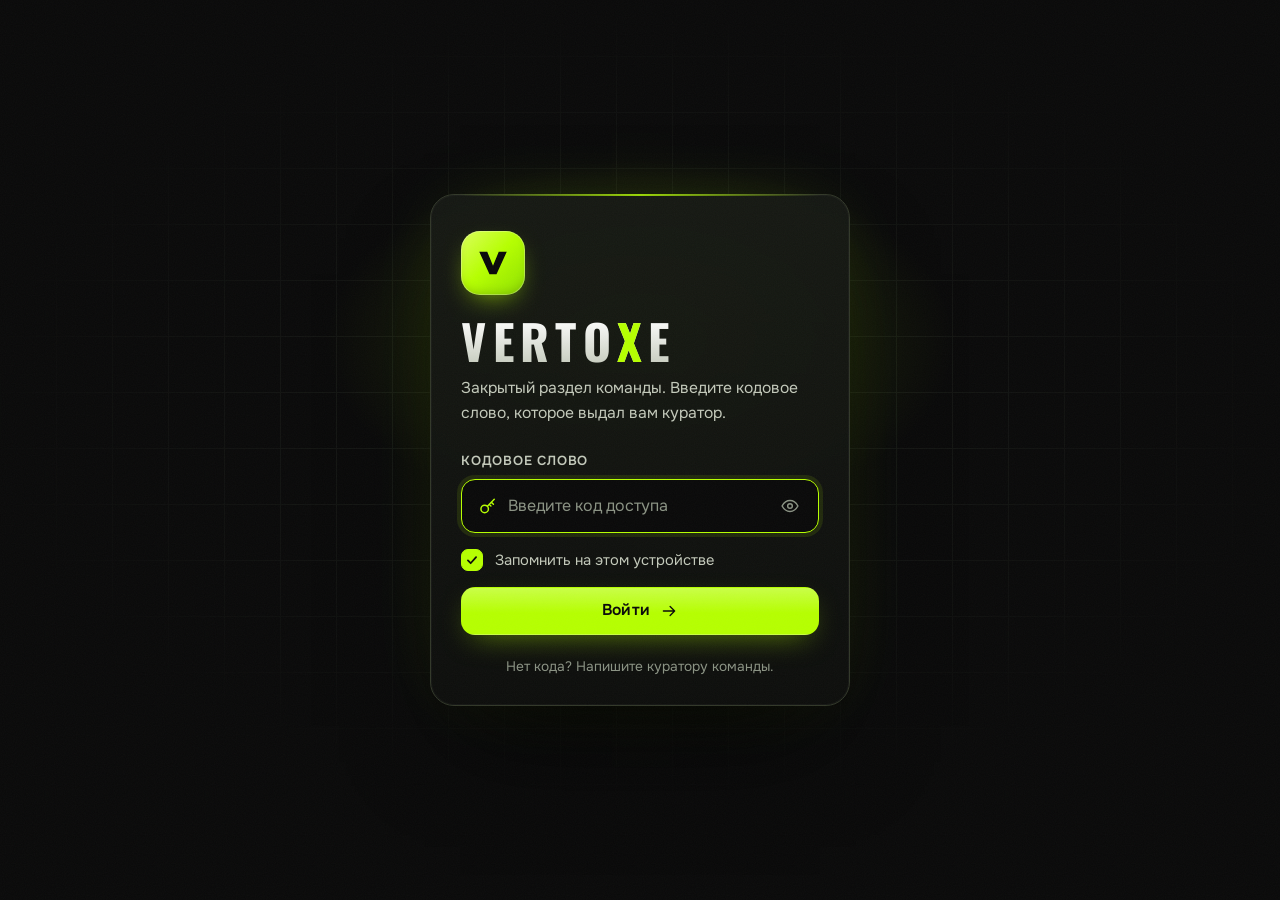
<file: index.html>
<!DOCTYPE html>
<html lang="ru">
<head>
  <meta charset="utf-8">
  <meta name="viewport" content="width=device-width, initial-scale=1, viewport-fit=cover">
  <title>vertoxe</title>
  <meta name="description" content="vertoxe — закрытая база знаний команды.">
  <meta name="robots" content="noindex, nofollow, noarchive">
  <meta name="theme-color" content="#0a0a0a">
  <meta name="color-scheme" content="dark">
  <link rel="icon" href="data:image/svg+xml,%3Csvg xmlns='http://www.w3.org/2000/svg' viewBox='0 0 32 32'%3E%3Cdefs%3E%3ClinearGradient id='g' x1='0' y1='0' x2='1' y2='1'%3E%3Cstop offset='0' stop-color='%23d4ff4a'/%3E%3Cstop offset='1' stop-color='%2395e000'/%3E%3C/linearGradient%3E%3C/defs%3E%3Crect width='32' height='32' rx='8' fill='url(%23g)'/%3E%3Cg fill='%230a0a0a' transform='translate(3.2 3.2) scale(.8)'%3E%3Cpath d='M5 7h6.4l4.6 11.2L20.6 7H27l-8.2 18h-5.6z'/%3E%3C/g%3E%3C/svg%3E">
  <link rel="stylesheet" href="css/fonts.css">
  <link rel="stylesheet" href="css/style.css">
  <script>
    /* Хэш кодового слова (SHA-256). Сам код в файлах не хранится.
       Как сменить код: откройте change-code.html, введите новое слово и вставьте результат сюда. */
    window.VX_KEY_HASH = "c01237072048c701fb1b45efa89956f5d94674bc78cb9397dd44e8ff01d048fd";
    /* Если вход уже выполнялся на этом устройстве — показываем сайт сразу, без вспышки экрана входа. */
    (function () {
      try {
        if (localStorage.getItem("vx-auth") === window.VX_KEY_HASH ||
            sessionStorage.getItem("vx-auth") === window.VX_KEY_HASH) {
          document.documentElement.classList.add("auth");
        }
      } catch (e) {}
    })();
  </script>
</head>
<body>
  <a class="skip" href="#main">К содержимому</a>

  <!--
  ======================================================================
   ТЕКСТЫ САЙТА — ВСЁ, ЧТО НУЖНО МЕНЯТЬ, НАХОДИТСЯ В ЭТОМ БЛОКЕ
  ======================================================================
   Вставляйте текст КАК ЕСТЬ между <script ...> и </script>, ничего экранировать не нужно.

   КАК ОФОРМЛЯТЬ ТЕКСТ (всё необязательно, обычный текст тоже читается отлично)
     ## Подзаголовок              — крупный подзаголовок (попадает в оглавление)
     ### Мелкий подзаголовок
     - пункт списка               — маркированный список
     1. шаг                       — нумерованный список (карточки-шаги)
     > Заметка                    — выделенная подсказка
     > ! Важно                    — красное предупреждение
     **жирный**                   — выделение слова
     [текст](https://ссылка)      — ссылка с названием, а https://... — просто ссылка
     ---                          — разделительная линия
     Пустая строка = новый абзац.
     Если в мануале нет ни одного «##», короткие строки-заголовки (без точки в конце,
     с пустой строкой до и после) сайт сделает подзаголовками сам.
  ======================================================================
  -->

  <!--
  ╔══════════════════════════════════════════════════════════════════╗
  ║  INSTAGRAM МАНУАЛ — ВСТАВЬТЕ ВЕСЬ ТЕКСТ ЦЕЛИКОМ НИЖЕ             ║
  ║  Удалите строки ниже (до закрывающего </script>) и вставьте свой  ║
  ║  текст. Один большой кусок, без разбивки. Теги <script> не трогать║
  ╚══════════════════════════════════════════════════════════════════╝
  -->
  <script type="text/plain" data-block="manual">
📱 ПОЛНЫЙ МАНУАЛ ПО РАБОТЕ С INSTAGRAM

━━━━━━━━━━━━━━━━━━

🎯 Суть работы (Главная задача)
• Вся работа строится вокруг англоязычного контента. Наша главная цель — смотреть, прогревать и продвигать именно англоязычные видео.
• Если в процессе работы вам попадаются русскоязычные ролики, мы их СРАЗУ ПРОЛИСТЫВАЕМ. Наша задача — настроить алгоритмы и сделать ленту так, чтобы в ней была только нужная нам тематика: криптовалюта и трейдинг на английском языке.

━━━━━━━━━━━━━━━━━━

💡 Важное правило для стабильной работы аккаунта
• Без включенного VPN в Instagram заходить СТРОГО НЕЛЬЗЯ. Приложение открываем только тогда, когда VPN уже успешно подключен.
• Заходим только под VPN США (United States). Пожалуйста, не выбирайте другие локации, чтобы алгоритмы Инстаграма не путались.
• Правильный порядок работы: сначала включаем VPN США -> открываем Instagram -> выполняем нужные действия -> закрываем Instagram и полностью смахиваем его из вкладки многозадачности. Только после этого можно отключать VPN.

━━━━━━━━━━━━━━━━━━

🛠️ ЭТАП 1. Подготовка устройства и регистрация

1. Выбор и настройка устройства
• Приоритет устройств: Идеально подойдет iPhone. Если его нет, используйте Android или свой основной телефон.
• Сброс настроек: По возможности сбросьте запасной телефон до заводских настроек (если телефон один и он основной — этот шаг пропускаем).
• ГЕО-настройки: При первичной настройке системы укажите:
  - Регион: United States (US)
  - Язык системы: English

2. Подключение VPN и установка приложения
1) Скачайте приложение v2RayTun или Happ.
2) Настройте и включите VPN с локацией США. Убедитесь, что соединение стабильно.
3) Только после включения VPN перейдите в App Store / Google Play и скачайте Instagram.

3. Регистрация аккаунта
1) Откройте Instagram (при включенном VPN США).
2) Зарегистрируйте новый аккаунт, используя почту Gmail.
3) Запретите приложению доступ к геолокации.
4) Запретите приложению доступ к контактам.
5) Уведомления разрешите по своему желанию.

━━━━━━━━━━━━━━━━━━

🔥 ЭТАП 2. День 1 — Первичный прогрев

Главная цель дня: Сформировать англоязычную ленту на тему криптовалюты и трейдинга. Русскоязычные ролики сразу пролистываем.

📈 Что делать, если не получается попасть в крипто-рекомендации:
1) Найдите в Reels любой ролик про «дорогой образ жизни» (машины, часы, пачки денег).
2) Посмотрите его до конца и поставьте лайк.
3) Продолжайте листать ленту. Как только появится ролик про крипту или трейдинг — досмотрите до конца и лайкните.
4) Повторяйте, пока лента полностью не забьется нужной тематикой.

🕒 Расписание и хронометраж:
За день необходимо сделать 2 подхода по 20 минут.

• 1-й подход (Днем) — 20 минут:
  - 7 минут — просмотр постов-картинок в общей ленте.
  - 10 минут — непрерывный просмотр Reels.
  - 3 минуты — просмотр постов-картинок.

• 2-й подход (Вечером, около 22:00 по МСК) — 20 минут:
  - Полностью повторите схему дневного подхода.

⚠️ Рекомендации по лимитам в 1-й день:
- Лайки: Не стоит лайкать всё подряд. Ограничьтесь 3–4 лайками за весь первый день.
- Подписки: За весь первый день сделайте всего 1 подписку — обязательно на качественный аккаунт по крипто-тематике.

🖼️ Установка аватарки (В конце 1-го дня):
После завершения вечернего подхода можно установить аватарку профиля.
- Где взять: Желательно найти картинку в Pinterest (например, человек, стоящий у дорогой машины).
- Альтернатива: Подойдет любая другая адекватная аватарка, соответствующая тематике успеха и дорогой жизни.

━━━━━━━━━━━━━━━━━━

🔥 ЭТАП 3. День 2 — Завершение прогрева и первый Reels

🕒 Расписание дня:
• Днем (20 минут): Смотрите Reels и посты про крипту, проявляйте умеренную активность (ставьте редкие лайки).
• Вечером (20 минут): Продолжайте смотреть тематический контент перед публикацией.

⚠️ Рекомендации по подпискам во 2-й день:
- За весь второй день сделайте еще 2 подписки, тоже строго на крупные целевые аккаунты по крипто-тематике.

🎬 Публикация первого ролика (около 22:00 по МСК):
1) Возьмите готовый видеоролик, выданный владельцем проекта (самим монтировать ничего не нужно).
2) Наложите аудиодорожку из предоставленного списка музыки.
3) Скопируйте и вставьте выданные вам целевые хештеги.
4) Опубликуйте видео.
5) После публикации полистайте ленту крипты еще 1 минуту, затем полностью закройте и смахните приложение, и только потом выключайте VPN.

━━━━━━━━━━━━━━━━━━

📊 ЭТАП 4. День 3 — Переход на 2 публикации

🧐 Аналитика (Проверка просмотров первого Reels утром):
• 150–250 просмотров — отличный стартовый результат.
• Около 50 просмотров — нормальный рабочий показатель, продолжаем.
• 0–1 просмотр — не расстраивайтесь, алгоритмам нужно время, чтобы раскачаться. Просто следуйте мануалу дальше.

📋 Пошаговый план публикаций:
1) Зайдите в Instagram (под VPN США), посмотрите Reels по нашей теме в течение 2 минут.
2) Выложите первый ролик дня (используя выданные видео, музыку и теги).
3) Сделайте перерыв минимум 3 часа.
4) Снова зайдите в приложение, немного полистайте целевую ленту.
5) Выложите второй ролик дня.

━━━━━━━━━━━━━━━━━━

🚀 ЭТАП 5. День 4-5 — Масштабирование до 4–5 публикаций

Переходим к этому этапу, если аккаунт работает стабильно и ролики собирают просмотры.

📋 Пошаговый план:
1) Утром проверьте статистику предыдущих видео.
2) Подготовьте материалы на день (4–5 роликов).
3) Публикуйте ролики поочередно в течение дня с интервалом около 1 часа между ними.

🎯 Ориентиры по просмотрам на данном этапе:
• 200–300 просмотров — базовый ориентир.
• 1 000–2 000 просмотров — хороший целевой результат.
• 5 000–10 000+ просмотров — прекрасный результат, аккаунт попал в рекомендации.

━━━━━━━━━━━━━━━━━━

🤑 ЭТАП 6. День 6-7 и далее — Работа на постоянной основе

• Постоянный режим работы: Начиная с этого этапа, вы можете выходить на стабильный график и на постоянной основе выкладывать видео с интервалом раз в 30–40 минут.
• Контроль просмотров: Обязательно отслеживайте, нормально ли набирают просмотры предыдущие ролики (оптимально удерживать планку в 300–500 просмотров и выше на каждом видео).
• Тактика при падении просмотров: Если вы заметили, что последние видео набрали очень мало просмотров, сделайте паузу. Дайте аккаунту перерыв примерно на 2 часа, и только после этого выкладывайте новый видеоролик. Если всё в порядке — продолжайте постить в обычном темпе.
• Объем контента: В таком поточном режиме за весь день можно спокойно публиковать от 15 до 20 видео.

━━━━━━━━━━━━━━━━━━

🔄 Дополнительное масштабирование (Второй аккаунт)
• Если у вас всё отлично получается, аккаунт стабильно работает и ролики набирают хорошие просмотры, вы можете попробовать зарегистрировать второй аккаунт прямо внутри приложения Instagram.
• Второй аккаунт необходимо прогревать и вести точно так же по шагам из этого мануалу.
• ВАЖНО: Перед созданием второго аккаунта обязательно уточните этот момент с владельцем проекта. Он согласует масштабирование и начнет выдавать вам видеоматериалы и под второй аккаунт тоже.
  </script>

  <!--
  ╔══════════════════════════════════════════════════════════════════╗
  ║  КАК СТРОЯТСЯ ВЫПЛАТЫ — ВСТАВЬТЕ ВЕСЬ ТЕКСТ ЦЕЛИКОМ НИЖЕ         ║
  ║  Удалите строку ниже (до закрывающего </script>) и вставьте свой  ║
  ║  текст. Один большой кусок. Теги <script> не трогать.             ║
  ╚══════════════════════════════════════════════════════════════════╝
  -->
  <script type="text/plain" data-block="payouts">
💵 Как строятся выплаты?

Наша система вознаграждения полностью прозрачна и напрямую зависит от ваших результатов:

• Анализ показателей: Мы оцениваем объем просмотров, качество трафика и ГЕО (статистику по странам).

• Честный процент: Как только ваш трафик начинает монетизироваться и приносить доход, вы получаете высокий процент от прибыли команды.

• Работа на себя: По сути, вы работаете на себя и сами регулируете свой доход — чем качественнее и больше трафика вы приводите, тем выше ваша выплата. 

Мы ценим хорошую работу и всегда щедро вознаграждаем за качественный целевой трафик!
  </script>

  <!--
  ╔══════════════════════════════════════════════════════════════════╗
  ║  МАТЕРИАЛЫ: «ЧТО ЭТО ТАКОЕ И КАК С ЭТИМ РАБОТАТЬ»                ║
  ║  Удалите строку ниже (до закрывающего </script>) и вставьте свой  ║
  ║  текст целиком. Один большой кусок. Теги <script> не трогать.     ║
  ╚══════════════════════════════════════════════════════════════════╝
  -->
  <script type="text/plain" data-block="about">
📋 Инструкция по работе с контентом

1. Хештеги
Просто скопируйте предоставленный список хештегов и вставляйте их в описание каждый раз, когда выкладываете видео.

2. Выбор музыки
Вам будет доступна подборка названий треков. Найдите нужный трек по названию прямо в соцсети, наложите его на видео и публикуйте.

3. Получение исходных видео
Напишите владельцу проекта в личные сообщения, и он вышлет вам готовый видеоролик для работы.

4. Уникализация видео
Инстаграм блокирует повторно залитые ролики, поэтому каждое видео нужно уникализировать. 
• Как это работает: Загрузите в наш сервис 1 исходное видео от владельца.
• Результат: Сервис автоматически выдаст вам 5 уникально обработанных вариантов. Теперь из одного ролика у вас есть сразу 5 готовых постов.

5. Удаление метаданных (Обязательный шаг!)
Это финальный этап перед самой публикацией видео в Инстаграм. Очищать метаданные нужно ВСЕГДА — даже после того, как вы прогнали видео через уникализатор.
• Что делать: Загрузите готовый ролик в сервис удаления метаданных, скачайте очищенный файл и только после этого выкладывайте его в Инстаграм.
  </script>

  <!-- ЧТО ДЕЛАТЬ ЕСЛИ: 4 карточки. Первая строка = вопрос (заголовок карточки), всё ниже = ответ. -->
  <script type="text/plain" class="entry" data-section="faq">
Инстаграм запросил номер для подтверждения
скажу сразу это гг аккаунту, выходим из аккаунта удаляем Инстаграм, берём другой впн, скачиваем Инстаграм и делаем все заново по мануалу.
  </script>

  <script type="text/plain" class="entry" data-section="faq">
Видосы набирают по 0 просмотров:
были такие случаи обычно стоит попробовать повыкладывать ещё и должно всё получится если на 10 выложенных видео 0-5 просмотров, выходим из аккаунта и регистрируем новый аккаунт.
  </script>

  <script type="text/plain" class="entry" data-section="faq">
Не получается попасть в нужные рекомендации
1)Листая ленту рилсов найдите ролик о дорогом образе жизни. 
(дорогие часы, машины, пачки долларов и тд)
2) Посмотрите его до конца.
3) При желании поставьте лайк.
4) Продолжайте листать ленту.
5) Когда появится ролик о криптовалютах или трейдинге, посмотрите его до конца и поставьте лайк.
6) Продолжайте смотреть контент нужной тематики.
</script>

  <script type="text/plain" class="entry" data-section="faq">
если вы что-то не понимаете:
обратитесь к владельцу он подскажет то что нужно но этим не нужно злоупотреблять и спрашивать то что знаешь, пиши самое важное.
  </script>

  <!-- ХЕШТЕГИ. Группа начинается со строки ## Название, ниже — хештеги через пробел или с новой строки. -->
  <script type="text/plain" data-block="hashtags">
## Основные
#crypto #crypto2026 #solana #cryptoreals #cryptonews #usdt
  </script>

  <!-- СПИСОК МУЗЫКИ. Одна строка = один трек. Можно «Название — Исполнитель». Группы: строка ## Название -->
  <script type="text/plain" data-block="music">
## Подборка
invincible.
INSIDE ME
tesla (slowed electro mix)
4 Raws
Party Funk
moths (over slowed)
180db_ [130] (Intro Slowed)
LEGACY
Let Him Cook
mr popular
panzerknacker.wav
Timeless (Instrumental)
PULL UP
egotistical.
Nightcrawler (Slowed)
PERV3RT (feat. Devilish Trio)
Night , Blooming Jasmine .
pursuit (super slowed)
tesla
vampire heart
worry (ultra slowed)
  </script>

  <!--
   ССЫЛКИ И КОНТАКТЫ. Формат: ключ = значение.
     unique    — ссылка на сервис уникализации видео
     metadata  — ссылка на сервис удаления метаданных
     owner     — контакт владельца проекта (например https://t.me/username или @username)
     ownerName — как показать контакт (например @username)
  -->
  <script type="text/plain" data-block="links">
unique =
metadata = https://online-metadata.com/remove-metadata
owner = 
ownerName = 
  </script>

  <!--
   РЕЗУЛЬТАТ УЧАСТНИКА КОМАНДЫ (показывается один кейс).
     period / member / title — подписи
     kpi:  значение | подпись         — крупные цифры (рекомендуется 3)
     shot: файл | подпись | описание   — скриншоты слева направо (файлы лежат в папке assets)
  -->
  <script type="text/plain" data-block="leaders">
period: Август
member: Участник команды
title: Результат за август
lead: Статистика Instagram одного из участников команды за месяц. Реальные скриншоты из аккаунта.
kpi: 140 тыс. | Просмотры Reels и публикаций
kpi: 98 % | Просмотры от неподписчиков
kpi: 8,4 тыс. | Лучший ролик по просмотрам
shot: assets/result-1-overview.jpg | Обзор за август | 140 тыс. просмотров, 98 % из них от неподписчиков
shot: assets/result-2-top-reels.jpg | Лучшие ролики | Сортировка по просмотрам: до 8,4 тыс. на ролик
shot: assets/result-3-top-reels.jpg | Остальные ролики | Следующие ролики: от 2,3 до 1,9 тыс. просмотров
  </script>


  <!-- ===== Набор кастомных иконок (минималистичные, линейные) ===== -->
  <svg width="0" height="0" style="position:absolute" aria-hidden="true" focusable="false">
    <defs>
      <symbol id="ic-manual" viewBox="0 0 24 24"><path d="M12 6.2C10.4 5 8 4.5 4.5 4.5v13.2c3.5 0 5.9.5 7.5 1.8 1.6-1.3 4-1.8 7.5-1.8V4.5C16 4.5 13.6 5 12 6.2z"/><path d="M12 6.2v13.3"/></symbol>
      <symbol id="ic-if" viewBox="0 0 24 24"><path d="M12 20.5v-7"/><path d="M12 13.5 6.5 9.5V4.5"/><path d="M12 13.5l5.5-4v-5"/><path d="M4.2 7l2.3-2.5L8.8 7"/><path d="M15.2 7l2.3-2.5L19.8 7"/></symbol>
      <symbol id="ic-kit" viewBox="0 0 24 24"><rect x="4" y="4" width="7" height="7" rx="1.8"/><rect x="13" y="4" width="7" height="7" rx="1.8"/><rect x="4" y="13" width="7" height="7" rx="1.8"/><path d="M16.5 13.5v6M13.5 16.5h6"/></symbol>
      <symbol id="ic-top" viewBox="0 0 24 24"><path d="M4 20.5V14h4.6v6.5"/><path d="M9.7 20.5V8h4.6v12.5"/><path d="M15.4 20.5V11.5H20v9"/><path d="M3 20.5h18"/><path d="M12 3.2l.8 1.6 1.7.2-1.25 1.2.3 1.7-1.55-.8-1.55.8.3-1.7L9.5 5l1.7-.2z"/></symbol>
      <symbol id="ic-hash" viewBox="0 0 24 24"><path d="M9.5 4 8 20M16 4l-1.5 16M4.5 9h15.5M4 15h15.5"/></symbol>
      <symbol id="ic-music" viewBox="0 0 24 24"><path d="M9 17.5V5.5l10-2v12"/><circle cx="6.5" cy="17.5" r="2.5"/><circle cx="16.5" cy="15.5" r="2.5"/></symbol>
      <symbol id="ic-video" viewBox="0 0 24 24"><rect x="3.5" y="5.5" width="17" height="13" rx="3"/><path d="M10.2 9.4v5.2l4.4-2.6z"/></symbol>
      <symbol id="ic-unique" viewBox="0 0 24 24"><rect x="3.5" y="3.5" width="12" height="12" rx="3"/><path d="M8.5 20.5h9a3 3 0 0 0 3-3v-9"/><path d="M8 9.5 10 11.5 13 7.5"/></symbol>
      <symbol id="ic-meta" viewBox="0 0 24 24"><path d="M6 3.5h8l4.5 4.5v11A1.5 1.5 0 0 1 17 20.5H7A1.5 1.5 0 0 1 5.5 19V5A1.5 1.5 0 0 1 6 3.5z"/><path d="M14 3.5V8h4.5"/><path d="M8.5 12.5h4M8.5 16h3"/><path d="M14.2 17.2l3.6-3.6M14.2 13.6l3.6 3.6" /></symbol>
      <symbol id="ic-home" viewBox="0 0 24 24"><path d="M4 11.2 12 4.5l8 6.7"/><path d="M6 9.8V19a1 1 0 0 0 1 1h10a1 1 0 0 0 1-1V9.8"/><path d="M10 20v-5h4v5"/></symbol>
      <symbol id="ic-link" viewBox="0 0 24 24"><path d="M7 17 17 7"/><path d="M8.5 7H17v8.5"/></symbol>
      <symbol id="ic-copy" viewBox="0 0 24 24"><rect x="8.5" y="8.5" width="11" height="11" rx="2.5"/><path d="M15.5 8.5V6A2.5 2.5 0 0 0 13 3.5H6A2.5 2.5 0 0 0 3.5 6v7A2.5 2.5 0 0 0 6 15.5h2.5"/></symbol>
      <symbol id="ic-check" viewBox="0 0 24 24"><path d="M5 12.8 9.7 17.5 19 7"/></symbol>
      <symbol id="ic-search" viewBox="0 0 24 24"><circle cx="11" cy="11" r="6.5"/><path d="m16 16 4.5 4.5"/></symbol>
      <symbol id="ic-key" viewBox="0 0 24 24"><circle cx="8" cy="15.5" r="4.5"/><path d="m11.3 12.2 8.2-8.2M16 7.5l2.5 2.5M13.5 10l2 2"/></symbol>
      <symbol id="ic-out" viewBox="0 0 24 24"><path d="M10 4.5H6.5a2 2 0 0 0-2 2v11a2 2 0 0 0 2 2H10"/><path d="M15 8l4 4-4 4M19 12H9.5"/></symbol>
      <symbol id="ic-arrow" viewBox="0 0 24 24"><path d="M4.5 12h15M13.5 6l6 6-6 6"/></symbol>
      <symbol id="ic-back" viewBox="0 0 24 24"><path d="M19.5 12h-15M10.5 6l-6 6 6 6"/></symbol>
      <symbol id="ic-chev" viewBox="0 0 24 24"><path d="m6 9.5 6 6 6-6"/></symbol>
      <symbol id="ic-eye" viewBox="0 0 24 24"><path d="M2.5 12S6 5.5 12 5.5 21.5 12 21.5 12 18 18.5 12 18.5 2.5 12 2.5 12z"/><circle cx="12" cy="12" r="2.8"/></symbol>
      <symbol id="ic-eye-off" viewBox="0 0 24 24"><path d="M4 4l16 16"/><path d="M9.9 5.8A9 9 0 0 1 12 5.5c6 0 9.5 6.5 9.5 6.5a16 16 0 0 1-3 3.8M6.4 7.7A16 16 0 0 0 2.5 12S6 18.5 12 18.5a9 9 0 0 0 3.7-.8"/><path d="M10 10a2.8 2.8 0 0 0 4 4"/></symbol>
      <symbol id="ic-user" viewBox="0 0 24 24"><circle cx="12" cy="8.5" r="3.8"/><path d="M4.5 20c.8-3.6 3.7-5.5 7.5-5.5s6.7 1.9 7.5 5.5"/></symbol>
      <symbol id="ic-lock" viewBox="0 0 24 24"><rect x="5" y="10.5" width="14" height="9.5" rx="2.5"/><path d="M8.5 10.5V8a3.5 3.5 0 0 1 7 0v2.5"/></symbol>
      <symbol id="ic-info" viewBox="0 0 24 24"><circle cx="12" cy="12" r="8.5"/><path d="M12 11v5M12 7.8v.1"/></symbol>
      <symbol id="ic-warn" viewBox="0 0 24 24"><path d="M12 4 21 19.5H3z"/><path d="M12 10v4.2M12 16.8v.1"/></symbol>
      <symbol id="ic-text" viewBox="0 0 24 24"><path d="M3.5 18.5 8 6l4.5 12.5M5 14.5h6"/><path d="M14.5 18.5 17.5 10l3 8.5M15.6 15.8h3.8"/></symbol>
      <symbol id="ic-expand" viewBox="0 0 24 24"><path d="m7 9.5 5-5 5 5M7 14.5l5 5 5-5"/></symbol>
      <symbol id="ic-x" viewBox="0 0 24 24"><path d="M6 6l12 12M18 6 6 18"/></symbol>
      <symbol id="ic-list" viewBox="0 0 24 24"><path d="M9 6.5h11M9 12h11M9 17.5h11"/><path d="M4.5 6.5h.01M4.5 12h.01M4.5 17.5h.01"/></symbol>
      <symbol id="ic-pay" viewBox="0 0 24 24"><rect x="3" y="6" width="18" height="13" rx="3"/><path d="M3 10.5h18"/><path d="M16.5 15h1.5"/><path d="M6 3.5h10"/></symbol>
      <symbol id="ic-logo" viewBox="0 0 32 32"><path d="M5 7h6.4l4.6 11.2L20.6 7H27l-8.2 18h-5.6z"/></symbol>
    </defs>
  </svg>

  <!-- ===== ЭКРАН ВХОДА ===== -->
  <div class="gate" id="gate" role="dialog" aria-modal="true" aria-labelledby="gate-title">
    <div class="gate-bg" aria-hidden="true"></div>
    <div class="gate-card" id="gate-card">
      <div class="gate-mark" aria-hidden="true"><svg viewBox="0 0 32 32" width="30" height="30"><use href="#ic-logo"/></svg></div>
      <h1 class="gate-title" id="gate-title">VERTO<em>X</em>E</h1>
      <p class="gate-lead">Закрытый раздел команды. Введите кодовое слово, которое выдал вам куратор.</p>

      <form class="gate-form" id="gate-form" autocomplete="off" novalidate>
        <label class="field" for="gate-input">
          <span class="field-label">Кодовое слово</span>
          <span class="field-box">
            <svg class="ic" viewBox="0 0 24 24" aria-hidden="true"><use href="#ic-key"/></svg>
            <input id="gate-input" name="vx-code" type="password" inputmode="text" autocapitalize="off" autocorrect="off" spellcheck="false" autocomplete="off" placeholder="Введите код доступа" required>
            <button class="field-eye" id="gate-eye" type="button" aria-label="Показать кодовое слово" aria-pressed="false">
              <svg class="ic ic-show" viewBox="0 0 24 24" aria-hidden="true"><use href="#ic-eye"/></svg>
              <svg class="ic ic-hide" viewBox="0 0 24 24" aria-hidden="true"><use href="#ic-eye-off"/></svg>
            </button>
          </span>
        </label>
        <p class="gate-error" id="gate-error" role="alert" aria-live="assertive" hidden></p>
        <label class="check">
          <input type="checkbox" id="gate-remember" checked>
          <span class="check-box" aria-hidden="true"><svg viewBox="0 0 24 24"><use href="#ic-check"/></svg></span>
          <span>Запомнить на этом устройстве</span>
        </label>
        <button class="btn btn-primary btn-block" id="gate-submit" type="submit">
          <span>Войти</span>
          <svg class="ic" viewBox="0 0 24 24" aria-hidden="true"><use href="#ic-arrow"/></svg>
        </button>
      </form>
      <p class="gate-foot">Нет кода? Напишите куратору команды.</p>
    </div>
  </div>

  <!-- ===== САЙТ ===== -->
  <div class="app" id="app">
    <div class="progress" aria-hidden="true"><i id="progress-bar"></i></div>

    <header class="site-header" id="site-header">
      <div class="wrap bar">
        <a class="brand" href="#/" aria-label="vertoxe — на главную">
          <span class="brand-mark" aria-hidden="true"><svg viewBox="0 0 32 32" width="20" height="20"><use href="#ic-logo"/></svg></span>
          <span class="brand-name">VERTO<em>X</em>E</span>
        </a>
        <nav class="top-nav" id="top-nav" aria-label="Разделы"></nav>
        <button class="btn btn-ghost btn-sm" id="logout" type="button">
          <svg class="ic" viewBox="0 0 24 24" aria-hidden="true"><use href="#ic-out"/></svg>
          <span>Выйти</span>
        </button>
      </div>
    </header>

    <main id="main" tabindex="-1">
      <noscript><p class="noscript">Для работы сайта нужен включённый JavaScript.</p></noscript>
    </main>

    <footer class="site-footer">
      <div class="wrap foot">
        <span class="foot-brand"><svg class="ic" viewBox="0 0 24 24" aria-hidden="true"><use href="#ic-lock"/></svg> vertoxe · только для участников команды</span>
        <nav class="foot-nav" id="foot-nav" aria-label="Разделы"></nav>
        <button class="to-top" id="to-top" type="button">Наверх</button>
      </div>
    </footer>

    <nav class="tabbar" id="tabbar" aria-label="Разделы"></nav>
  </div>

  <script src="js/app.js"></script>
</body>
</html>
</file>
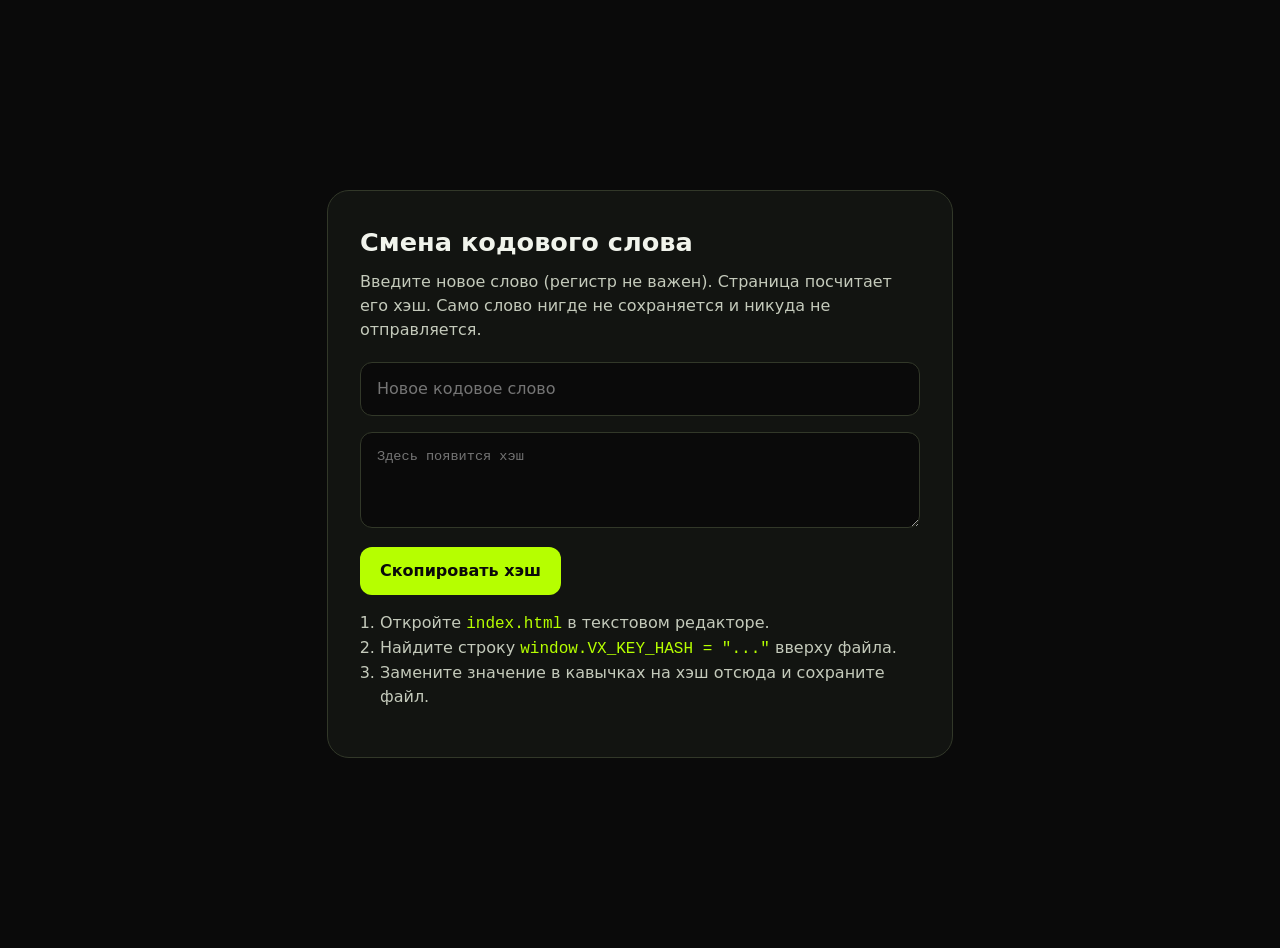
<file: change-code.html>
<!DOCTYPE html>
<html lang="ru">
<head>
<meta charset="utf-8">
<meta name="viewport" content="width=device-width, initial-scale=1">
<meta name="robots" content="noindex, nofollow">
<title>vertoxe · смена кодового слова</title>
<style>
  body{margin:0;min-height:100vh;display:grid;place-items:center;padding:24px;background:#0a0a0a;color:#f1f4ec;font:16px/1.5 system-ui,-apple-system,"Segoe UI",Roboto,Arial,sans-serif}
  main{width:100%;max-width:560px;padding:32px;background:#121411;border:1px solid #323829;border-radius:22px}
  h1{margin:0 0 8px;font-size:1.6rem}
  p{color:#c4cabb;margin:0 0 20px}
  input,textarea{width:100%;box-sizing:border-box;padding:14px 16px;color:#f1f4ec;font:inherit;background:#0a0a0a;border:1px solid #323829;border-radius:12px;outline:none}
  input:focus,textarea:focus{border-color:#b6ff00}
  textarea{margin-top:16px;min-height:96px;font-family:ui-monospace,Menlo,Consolas,monospace;font-size:.85rem;resize:vertical}
  button{margin-top:12px;padding:12px 20px;font:inherit;font-weight:600;color:#0a0a0a;background:#b6ff00;border:0;border-radius:12px;cursor:pointer}
  ol{color:#c4cabb;padding-left:20px} code{color:#b6ff00}
</style>
</head>
<body>
<main>
  <h1>Смена кодового слова</h1>
  <p>Введите новое слово (регистр не важен). Страница посчитает его хэш. Само слово нигде не сохраняется и никуда не отправляется.</p>
  <input id="w" type="text" placeholder="Новое кодовое слово" autocomplete="off" spellcheck="false">
  <textarea id="o" readonly placeholder="Здесь появится хэш"></textarea>
  <button id="c" type="button">Скопировать хэш</button>
  <ol>
    <li>Откройте <code>index.html</code> в текстовом редакторе.</li>
    <li>Найдите строку <code>window.VX_KEY_HASH = "..."</code> вверху файла.</li>
    <li>Замените значение в кавычках на хэш отсюда и сохраните файл.</li>
  </ol>
</main>
<script>
  var w=document.getElementById('w'),o=document.getElementById('o');
  w.addEventListener('input',function(){
    var v=w.value.trim().toLowerCase();
    if(!v){o.value='';return;}
    crypto.subtle.digest('SHA-256',new TextEncoder().encode(v)).then(function(b){
      o.value=Array.prototype.map.call(new Uint8Array(b),function(x){return('0'+x.toString(16)).slice(-2)}).join('');
    });
  });
  document.getElementById('c').addEventListener('click',function(){if(o.value){o.select();document.execCommand('copy');}});
</script>
</body>
</html>
</file>
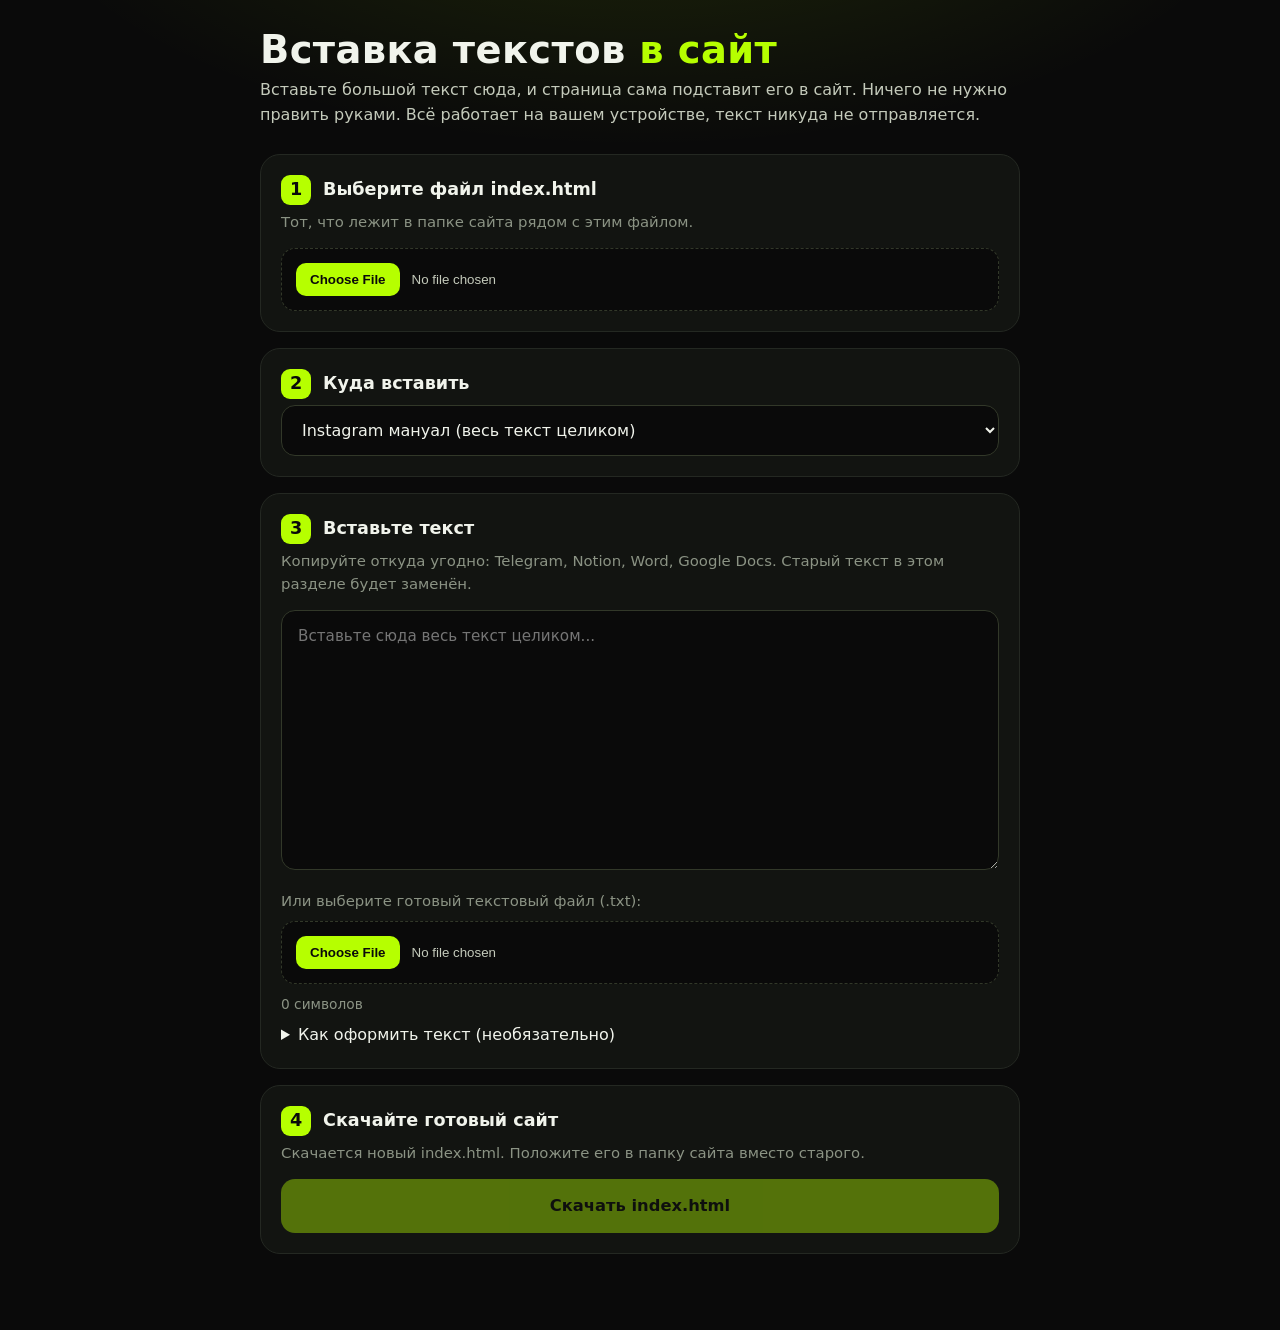
<file: paste-manual.html>
<!DOCTYPE html>
<html lang="ru">
<head>
<meta charset="utf-8">
<meta name="viewport" content="width=device-width, initial-scale=1">
<meta name="robots" content="noindex, nofollow">
<meta name="color-scheme" content="dark">
<title>vertoxe · вставка текстов</title>
<style>
  :root{--bg:#0a0a0a;--surface:#121411;--line:#242822;--line2:#323829;--text:#f1f4ec;--text2:#c4cabb;--muted:#8b9384;--acid:#b6ff00;--ink:#0a0a0a;color-scheme:dark}
  *{box-sizing:border-box}
  body{margin:0;min-height:100vh;padding:20px 16px 60px;background:radial-gradient(900px 400px at 50% -10%,rgba(182,255,0,.12),transparent 70%),var(--bg);color:var(--text);font:16px/1.55 system-ui,-apple-system,"Segoe UI",Roboto,Arial,sans-serif}
  main{width:100%;max-width:760px;margin:0 auto}
  h1{margin:8px 0 6px;font-size:clamp(1.7rem,6vw,2.4rem);line-height:1.15;letter-spacing:.01em}
  h1 span{color:var(--acid)}
  .lead{margin:0 0 26px;color:var(--text2)}
  .step{margin:0 0 16px;padding:20px;background:var(--surface);border:1px solid var(--line);border-radius:20px}
  .step h2{display:flex;align-items:center;gap:12px;margin:0 0 6px;font-size:1.1rem}
  .step h2 i{display:grid;place-items:center;width:30px;height:30px;flex:none;font-style:normal;font-weight:800;color:var(--ink);background:var(--acid);border-radius:9px}
  .step p{margin:0 0 14px;color:var(--muted);font-size:.93rem}
  select,textarea{width:100%;padding:14px 16px;color:var(--text);font:inherit;background:var(--bg);border:1px solid var(--line2);border-radius:14px;outline:none}
  select:focus,textarea:focus{border-color:var(--acid);box-shadow:0 0 0 4px rgba(182,255,0,.1)}
  textarea{min-height:260px;resize:vertical;font-size:.95rem;line-height:1.5}
  input[type=file]{width:100%;padding:14px;color:var(--text2);background:var(--bg);border:1px dashed var(--line2);border-radius:14px}
  input[type=file]::file-selector-button{margin-right:12px;padding:9px 14px;font:inherit;font-weight:700;color:var(--ink);background:var(--acid);border:0;border-radius:10px}
  button.go{width:100%;min-height:54px;font:inherit;font-weight:800;font-size:1.02rem;color:var(--ink);background:var(--acid);border:0;border-radius:14px;cursor:pointer}
  button.go:disabled{opacity:.4;cursor:not-allowed}
  .row{display:flex;flex-wrap:wrap;gap:8px 16px;margin-top:10px;color:var(--muted);font-size:.86rem}
  .msg{margin-top:14px;padding:12px 14px;border-radius:12px;font-size:.93rem;display:none}
  .msg.ok{display:block;color:var(--acid);background:rgba(182,255,0,.08);border:1px solid rgba(182,255,0,.35)}
  .msg.err{display:block;color:#ff8a70;background:rgba(255,106,77,.08);border:1px solid rgba(255,106,77,.35)}
  details{margin-top:8px;color:var(--text2)} summary{cursor:pointer;color:var(--text)} code{color:var(--acid)}
  pre{margin:10px 0 0;padding:14px;white-space:pre-wrap;overflow-wrap:anywhere;background:var(--bg);border:1px solid var(--line);border-radius:12px;color:var(--text2);font-size:.85rem}
</style>
</head>
<body>
<main>
  <h1>Вставка текстов <span>в сайт</span></h1>
  <p class="lead">Вставьте большой текст сюда, и страница сама подставит его в сайт. Ничего не нужно править руками. Всё работает на вашем устройстве, текст никуда не отправляется.</p>

  <section class="step">
    <h2><i>1</i> Выберите файл index.html</h2>
    <p>Тот, что лежит в папке сайта рядом с этим файлом.</p>
    <input id="file" type="file" accept=".html,text/html">
  </section>

  <section class="step">
    <h2><i>2</i> Куда вставить</h2>
    <select id="block">
      <option value="manual">Instagram мануал (весь текст целиком)</option>
      <option value="payouts">Как строятся выплаты (весь текст целиком)</option>
      <option value="about">Материалы: что это такое и как с этим работать</option>
      <option value="hashtags">Хештеги</option>
      <option value="music">Список музыки</option>
    </select>
  </section>

  <section class="step">
    <h2><i>3</i> Вставьте текст</h2>
    <p>Копируйте откуда угодно: Telegram, Notion, Word, Google Docs. Старый текст в этом разделе будет заменён.</p>
    <textarea id="text" placeholder="Вставьте сюда весь текст целиком..." spellcheck="false"></textarea>
    <p style="margin:12px 0 8px">Или выберите готовый текстовый файл (.txt):</p>
    <input id="txt" type="file" accept=".txt,.md,text/plain">
    <div class="row"><span id="count">0 символов</span></div>
    <details>
      <summary>Как оформить текст (необязательно)</summary>
      <pre>## Подзаголовок     крупный подзаголовок (попадёт в оглавление)
### Мелкий заголовок
- пункт             список
1. шаг              нумерованные шаги
&gt; Подсказка         выделенный блок
&gt; ! Важно           красный блок
**жирный**          выделение
---                 линия

Если не использовать «##», короткие строки-заголовки
сайт найдёт сам.</pre>
    </details>
  </section>

  <section class="step">
    <h2><i>4</i> Скачайте готовый сайт</h2>
    <p>Скачается новый index.html. Положите его в папку сайта вместо старого.</p>
    <button class="go" id="go" disabled>Скачать index.html</button>
    <div class="msg" id="msg"></div>
  </section>
</main>
<script>
(function () {
  var file = document.getElementById("file"), text = document.getElementById("text"),
      block = document.getElementById("block"), go = document.getElementById("go"),
      msg = document.getElementById("msg"), count = document.getElementById("count");
  var source = "";

  function say(kind, t) { msg.className = "msg " + kind; msg.textContent = t; }
  function refresh() {
    count.textContent = text.value.length.toLocaleString("ru-RU") + " символов";
    go.disabled = !(source && text.value.trim());
  }

  file.addEventListener("change", function () {
    var f = file.files[0];
    if (!f) return;
    var r = new FileReader();
    r.onload = function () {
      source = String(r.result);
      if (source.indexOf('data-block="manual"') === -1) { source = ""; say("err", "Это не тот файл. Нужен index.html от сайта vertoxe."); }
      else say("ok", "Файл загружен. Теперь вставьте текст.");
      refresh();
    };
    r.readAsText(f, "utf-8");
  });
  text.addEventListener("input", refresh);
  document.getElementById("txt").addEventListener("change", function () {
    var f = this.files[0];
    if (!f) return;
    var r = new FileReader();
    r.onload = function () { text.value = String(r.result); refresh(); };
    r.readAsText(f, "utf-8");
  });

  go.addEventListener("click", function () {
    var re = new RegExp('(<script[^>]*data-block="' + block.value + '"[^>]*>)([\\s\\S]*?)(<\/script>)');
    if (!re.test(source)) { say("err", "В файле не найден этот раздел."); return; }
    var body = text.value.replace(/\r\n?/g, "\n").replace(/<\/script/gi, "</​script").replace(/\s+$/, "");
    var out = source.replace(re, function (m, a, old, c) { return a + "\n" + body + "\n  " + c; });
    var blob = new Blob([out], { type: "text/html;charset=utf-8" });
    var a = document.createElement("a");
    a.href = URL.createObjectURL(blob);
    a.download = "index.html";
    document.body.appendChild(a); a.click(); a.remove();
    setTimeout(function () { URL.revokeObjectURL(a.href); }, 4000);
    say("ok", "Готово. Файл index.html скачан. Замените им старый и откройте сайт.");
    source = out;
  });
  refresh();
})();
</script>
</body>
</html>
</file>
<file: css/fonts.css>
/* Шрифты лежат в папке fonts/ (Onest и Oswald, лицензия SIL OFL). Работают без интернета. */
@font-face{font-family:"Onest";font-style:normal;font-display:swap;font-weight:100 900;src:url(../fonts/onest-cyrillic-wght-normal.woff2) format('woff2');unicode-range:U+0301,U+0400-045F,U+0490-0491,U+04B0-04B1,U+2116;}
@font-face{font-family:"Onest";font-style:normal;font-display:swap;font-weight:100 900;src:url(../fonts/onest-latin-wght-normal.woff2) format('woff2');unicode-range:U+0000-00FF,U+0131,U+0152-0153,U+02BB-02BC,U+02C6,U+02DA,U+02DC,U+0304,U+0308,U+0329,U+2000-206F,U+20AC,U+2122,U+2191,U+2193,U+2212,U+2215,U+FEFF,U+FFFD;}
@font-face{font-family:"Oswald";font-style:normal;font-display:swap;font-weight:200 700;src:url(../fonts/oswald-cyrillic-wght-normal.woff2) format('woff2');unicode-range:U+0301,U+0400-045F,U+0490-0491,U+04B0-04B1,U+2116;}
@font-face{font-family:"Oswald";font-style:normal;font-display:swap;font-weight:200 700;src:url(../fonts/oswald-latin-wght-normal.woff2) format('woff2');unicode-range:U+0000-00FF,U+0131,U+0152-0153,U+02BB-02BC,U+02C6,U+02DA,U+02DC,U+0304,U+0308,U+0329,U+2000-206F,U+20AC,U+2122,U+2191,U+2193,U+2212,U+2215,U+FEFF,U+FFFD;}
</file>
<file: css/style.css>
/* vertoxe — чёрный / кислотно-зелёный.
   Цвета меняются в блоке :root. Основной акцент — --acid (#b6ff00). */

:root {
  --bg: #0a0a0a;
  --bg-2: #0e0f0d;
  --surface: #121411;
  --surface-2: #171a15;
  --line: #242822;
  --line-2: #323829;
  --text: #f1f4ec;
  --text-2: #c4cabb;
  --muted: #8b9384;
  --acid: #b6ff00;
  --acid-ink: #0a0a0a;
  --acid-soft: rgba(182, 255, 0, 0.1);
  --acid-line: rgba(182, 255, 0, 0.38);
  --danger: #ff6a4d;

  --display: "Oswald", "Onest", "Arial Narrow", Impact, system-ui, sans-serif;
  --font: "Onest", system-ui, -apple-system, "Segoe UI", Roboto, "Helvetica Neue", Arial, sans-serif;

  --r: 16px;
  --r-sm: 12px;
  --ease: cubic-bezier(0.2, 0.7, 0.2, 1);
  --bar-h: 64px;
  --tab-h: 64px;
  --gut: 20px;
  --fs: 1.0625rem;
  color-scheme: dark;
}

@media (min-width: 760px) {
  :root { --gut: 32px; --bar-h: 72px; }
}

*, *::before, *::after { box-sizing: border-box; }
[hidden] { display: none !important; }
html { -webkit-text-size-adjust: 100%; text-size-adjust: 100%; scroll-behavior: smooth; scroll-padding-top: calc(var(--bar-h) + 20px); background: var(--bg); }
body {
  margin: 0;
  min-height: 100vh;
  min-height: 100dvh;
  font-family: var(--font);
  font-size: 16px;
  line-height: 1.5;
  color: var(--text);
  background: var(--bg);
  -webkit-font-smoothing: antialiased;
  -moz-osx-font-smoothing: grayscale;
  -webkit-tap-highlight-color: transparent;
}
::selection { color: var(--acid-ink); background: var(--acid); }
:focus-visible { outline: 2px solid var(--acid); outline-offset: 3px; border-radius: 6px; }
a { color: inherit; }
button { font: inherit; color: inherit; }

.ic { width: 20px; height: 20px; flex: none; fill: none; stroke: currentColor; stroke-width: 1.75; stroke-linecap: round; stroke-linejoin: round; }
.wrap { width: 100%; max-width: 1180px; margin: 0 auto; padding-left: max(var(--gut), env(safe-area-inset-left)); padding-right: max(var(--gut), env(safe-area-inset-right)); }

/* ---------- Переключение: вход / сайт ---------- */
html:not(.auth) .app { display: none; }
html.auth .gate { display: none; }
html:not(.auth) body { overflow: hidden; }

/* ---------- Кнопки ---------- */
.btn {
  display: inline-flex; align-items: center; justify-content: center; gap: 10px;
  min-height: 48px; padding: 0 22px;
  font-size: 0.98rem; font-weight: 600; letter-spacing: 0.005em;
  text-decoration: none; cursor: pointer;
  border: 1px solid transparent; border-radius: 14px;
  transition: transform 0.2s var(--ease), background-color 0.2s, border-color 0.2s, color 0.2s, box-shadow 0.25s;
}
.btn .ic { width: 18px; height: 18px; transition: transform 0.25s var(--ease); }
.btn-primary { color: var(--acid-ink); background: var(--acid); box-shadow: 0 10px 30px -12px rgba(182, 255, 0, 0.55); }
.btn-primary:hover { transform: translateY(-1px); box-shadow: 0 14px 34px -10px rgba(182, 255, 0, 0.7); }
.btn-primary:hover .ic { transform: translateX(3px); }
.btn-primary:active { transform: translateY(0); }
.btn-ghost { color: var(--text); background: transparent; border-color: var(--line-2); }
.btn-ghost:hover { border-color: var(--acid-line); color: var(--acid); background: var(--acid-soft); }
.btn-sm { min-height: 40px; padding: 0 14px; font-size: 0.9rem; border-radius: 12px; }
.btn-block { width: 100%; }
.btn[aria-disabled="true"] { opacity: 0.5; pointer-events: none; }

/* ---------- Экран входа ---------- */
.gate {
  position: fixed; inset: 0; z-index: 100;
  display: grid; place-items: center;
  padding: 24px max(20px, env(safe-area-inset-left)) max(24px, env(safe-area-inset-bottom));
  overflow-y: auto; background: var(--bg);
}
.gate-bg { position: absolute; inset: 0; pointer-events: none; overflow: hidden; }
.gate-bg::before {
  content: ""; position: absolute; inset: 0;
  background-image: linear-gradient(var(--line) 1px, transparent 1px), linear-gradient(90deg, var(--line) 1px, transparent 1px);
  background-size: 56px 56px; opacity: 0.55;
  -webkit-mask-image: radial-gradient(ellipse 70% 60% at 50% 45%, #000 20%, transparent 75%);
  mask-image: radial-gradient(ellipse 70% 60% at 50% 45%, #000 20%, transparent 75%);
}
.gate-bg::after {
  content: ""; position: absolute; left: 50%; top: 38%; width: min(900px, 140vw); height: 520px; transform: translate(-50%, -50%);
  background: radial-gradient(closest-side, rgba(182, 255, 0, 0.17), transparent 70%);
}
.gate-card {
  position: relative; width: 100%; max-width: 420px; padding: 36px 30px 28px;
  background: linear-gradient(180deg, rgba(23, 26, 21, 0.92), rgba(14, 15, 13, 0.96));
  border: 1px solid var(--line-2); border-radius: 24px;
  box-shadow: 0 40px 80px -30px rgba(0, 0, 0, 0.9), 0 0 0 1px rgba(255, 255, 255, 0.02) inset;
  animation: rise 0.7s var(--ease) both;
  -webkit-backdrop-filter: blur(10px); backdrop-filter: blur(10px);
}
.gate-card::before {
  content: ""; position: absolute; left: 28px; right: 28px; top: -1px; height: 2px;
  background: linear-gradient(90deg, transparent, var(--acid), transparent); opacity: 0.8;
}
.gate-card.shake { animation: shake 0.45s var(--ease); }
.gate-mark {
  width: 56px; height: 56px; display: grid; place-items: center; margin-bottom: 22px;
  color: var(--acid-ink); background: var(--acid); border-radius: 16px;
  box-shadow: 0 14px 34px -10px rgba(182, 255, 0, 0.6);
}
.gate-mark svg { fill: currentColor; }
.gate-title { margin: 0 0 8px; font-family: var(--display); font-weight: 700; font-size: 3rem; line-height: 1; letter-spacing: 0.02em; text-transform: uppercase; }
.gate-lead { margin: 0 0 26px; color: var(--text-2); font-size: 0.98rem; line-height: 1.55; }
.gate-form { display: grid; gap: 16px; }
.gate-foot { margin: 22px 0 0; text-align: center; color: var(--muted); font-size: 0.86rem; }
.gate-error { margin: -4px 0 0; padding: 10px 14px; color: var(--danger); font-size: 0.9rem; background: rgba(255, 106, 77, 0.08); border: 1px solid rgba(255, 106, 77, 0.3); border-radius: 12px; }

.field { display: grid; gap: 8px; }
.field-label { color: var(--text-2); font-size: 0.82rem; font-weight: 600; letter-spacing: 0.06em; text-transform: uppercase; }
.field-box {
  display: flex; align-items: center; gap: 10px; min-height: 54px; padding: 0 8px 0 16px;
  color: var(--muted); background: var(--bg); border: 1px solid var(--line-2); border-radius: 14px;
  transition: border-color 0.2s, box-shadow 0.2s, color 0.2s;
}
.field-box:focus-within { color: var(--acid); border-color: var(--acid); box-shadow: 0 0 0 4px var(--acid-soft); }
.field-box.invalid { border-color: var(--danger); box-shadow: 0 0 0 4px rgba(255, 106, 77, 0.1); }
.field-box input {
  flex: 1; min-width: 0; height: 52px; padding: 0; color: var(--text); font: inherit; font-size: 1rem; letter-spacing: 0.02em;
  background: none; border: 0; outline: none;
}
.field-box input::placeholder { color: var(--muted); letter-spacing: 0; }
.field-eye { width: 40px; height: 40px; display: grid; place-items: center; color: var(--muted); background: none; border: 0; border-radius: 10px; cursor: pointer; transition: color 0.2s, background-color 0.2s; }
.field-eye:hover { color: var(--text); background: var(--surface-2); }
.field-eye .ic-hide { display: none; }
.field-eye[aria-pressed="true"] .ic-hide { display: block; }
.field-eye[aria-pressed="true"] .ic-show { display: none; }

.check { display: flex; align-items: center; gap: 12px; color: var(--text-2); font-size: 0.92rem; cursor: pointer; user-select: none; }
.check input { position: absolute; opacity: 0; width: 1px; height: 1px; }
.check-box { width: 22px; height: 22px; display: grid; place-items: center; flex: none; border: 1px solid var(--line-2); border-radius: 7px; background: var(--bg); transition: background-color 0.2s, border-color 0.2s; }
.check-box svg { width: 14px; height: 14px; fill: none; stroke: var(--acid-ink); stroke-width: 3; stroke-linecap: round; stroke-linejoin: round; opacity: 0; transform: scale(0.6); transition: opacity 0.15s, transform 0.2s var(--ease); }
.check input:checked + .check-box { background: var(--acid); border-color: var(--acid); }
.check input:checked + .check-box svg { opacity: 1; transform: none; }
.check input:focus-visible + .check-box { outline: 2px solid var(--acid); outline-offset: 3px; }

/* ---------- Прогресс чтения ---------- */
.progress { position: fixed; top: 0; left: 0; right: 0; height: 2px; z-index: 60; pointer-events: none; }
.progress i { display: block; height: 100%; width: 0; background: var(--acid); box-shadow: 0 0 12px var(--acid); }

/* ---------- Шапка ---------- */
.site-header {
  position: sticky; top: 0; z-index: 50;
  background: rgba(10, 10, 10, 0.78);
  -webkit-backdrop-filter: saturate(160%) blur(18px); backdrop-filter: saturate(160%) blur(18px);
  border-bottom: 1px solid var(--line);
}
.bar { height: var(--bar-h); display: flex; align-items: center; gap: 24px; }
.brand { display: inline-flex; align-items: center; gap: 12px; text-decoration: none; margin-right: auto; }
.brand-mark { width: 36px; height: 36px; display: grid; place-items: center; color: var(--acid-ink); background: var(--acid); border-radius: 11px; }
.brand-mark svg { fill: currentColor; }
.brand-name { font-family: var(--display); font-weight: 700; font-size: 1.45rem; letter-spacing: 0.04em; text-transform: uppercase; line-height: 1; }

.top-nav { display: none; align-items: center; gap: 4px; }
.top-nav a {
  position: relative; display: inline-flex; align-items: center; gap: 8px; height: 40px; padding: 0 14px;
  color: var(--text-2); font-size: 0.92rem; font-weight: 500; text-decoration: none; border-radius: 12px;
  transition: color 0.2s, background-color 0.2s;
}
.top-nav a .ic { width: 18px; height: 18px; opacity: 0.8; }
.top-nav a:hover { color: var(--text); background: var(--surface-2); }
.top-nav a[aria-current="page"] { color: var(--acid); background: var(--acid-soft); }
.top-nav a[aria-current="page"] .ic { opacity: 1; }
@media (min-width: 940px) { .top-nav { display: flex; } }
.bar .btn-ghost span { display: none; }
.bar .btn-ghost { width: 40px; padding: 0; }
@media (min-width: 560px) { .bar .btn-ghost span { display: inline; } .bar .btn-ghost { width: auto; padding: 0 14px; } }

/* ---------- Нижнее меню (мобильное) ---------- */
.tabbar {
  position: fixed; left: 0; right: 0; bottom: 0; z-index: 50;
  display: grid; grid-template-columns: repeat(6, 1fr);
  padding: 6px max(8px, env(safe-area-inset-left)) calc(6px + env(safe-area-inset-bottom)) max(8px, env(safe-area-inset-right));
  background: rgba(14, 15, 13, 0.9); border-top: 1px solid var(--line);
  -webkit-backdrop-filter: saturate(160%) blur(18px); backdrop-filter: saturate(160%) blur(18px);
}
.tabbar a {
  display: flex; flex-direction: column; align-items: center; justify-content: center; gap: 4px; min-height: 52px;
  color: var(--muted); font-size: 0.68rem; font-weight: 600; letter-spacing: 0.02em; text-decoration: none; border-radius: 12px;
  transition: color 0.2s, background-color 0.2s;
}
.tabbar a .ic { width: 22px; height: 22px; }
.tabbar a[aria-current="page"] { color: var(--acid); background: var(--acid-soft); }
@media (min-width: 940px) { .tabbar { display: none; } }
@media (max-width: 939px) { .app { padding-bottom: calc(var(--tab-h) + env(safe-area-inset-bottom)); } }

/* ---------- Каркас ---------- */
.app { min-height: 100vh; min-height: 100dvh; display: flex; flex-direction: column; }
main { flex: 1; outline: none; }
.noscript { padding: 80px var(--gut); color: var(--muted); }
.view > * { animation: rise 0.6s var(--ease) both; animation-delay: calc(var(--i, 0) * 60ms); }

.site-footer { border-top: 1px solid var(--line); margin-top: 72px; }
.foot { display: flex; align-items: center; justify-content: space-between; gap: 16px; min-height: 76px; color: var(--muted); font-size: 0.86rem; }
.foot-brand { display: inline-flex; align-items: center; gap: 10px; }
.foot-brand .ic { width: 16px; height: 16px; color: var(--acid); }
.to-top { padding: 8px 14px; color: var(--text-2); background: none; border: 1px solid var(--line-2); border-radius: 10px; cursor: pointer; transition: color 0.2s, border-color 0.2s; }
.to-top:hover { color: var(--acid); border-color: var(--acid-line); }

/* ---------- Главная ---------- */
.hero { position: relative; padding: clamp(44px, 9vw, 104px) 0 clamp(36px, 6vw, 64px); overflow: hidden; isolation: isolate; }
.hero::before {
  content: ""; position: absolute; inset: 0; z-index: -2;
  background-image: linear-gradient(var(--line) 1px, transparent 1px), linear-gradient(90deg, var(--line) 1px, transparent 1px);
  background-size: 64px 64px; opacity: 0.4;
  -webkit-mask-image: radial-gradient(ellipse 80% 90% at 70% 20%, #000 10%, transparent 70%);
  mask-image: radial-gradient(ellipse 80% 90% at 70% 20%, #000 10%, transparent 70%);
}
.hero::after { content: ""; position: absolute; right: -10%; top: -30%; width: 70%; height: 130%; z-index: -1; background: radial-gradient(closest-side, rgba(182, 255, 0, 0.11), transparent 70%); }
.eyebrow { display: inline-flex; align-items: center; gap: 10px; padding: 7px 14px 7px 12px; color: var(--text-2); font-size: 0.8rem; font-weight: 600; letter-spacing: 0.1em; text-transform: uppercase; border: 1px solid var(--line-2); border-radius: 999px; background: rgba(18, 20, 17, 0.7); }
.eyebrow::before { content: ""; width: 8px; height: 8px; border-radius: 50%; background: var(--acid); box-shadow: 0 0 0 4px var(--acid-soft), 0 0 14px var(--acid); }
.hero h1 {
  margin: 22px 0 28px; max-width: none; font-family: var(--display); font-weight: 700; text-transform: uppercase;
  font-size: clamp(2.6rem, 10.2vw, 7.4rem); line-height: 1.06; letter-spacing: 0.005em;
}
.hero h1 span, .hero h1 em { display: block; }
.hero h1 em { font-style: normal; color: var(--acid); padding-bottom: 0.16em; margin-bottom: -0.16em; }
.lead { margin: 0; max-width: 52ch; color: var(--text-2); font-size: clamp(1.02rem, 2.2vw, 1.2rem); line-height: 1.6; }
.hero-cta { display: flex; flex-wrap: wrap; gap: 12px; margin-top: 32px; }

.section-head { display: flex; align-items: baseline; justify-content: space-between; gap: 16px; margin: 0 0 20px; }
.section-head h2 { margin: 0; font-family: var(--display); font-weight: 600; font-size: 1.1rem; letter-spacing: 0.14em; text-transform: uppercase; color: var(--muted); }
.section-head span { color: var(--muted); font-size: 0.85rem; }

.cards { display: grid; gap: 14px; grid-template-columns: 1fr; }
@media (min-width: 700px) { .cards { grid-template-columns: repeat(2, 1fr); gap: 18px; } }
.card {
  position: relative; display: flex; flex-direction: column; gap: 14px; min-height: 230px; padding: 26px; overflow: hidden;
  text-decoration: none; background: linear-gradient(180deg, var(--surface), var(--bg-2));
  border: 1px solid var(--line); border-radius: 22px;
  transition: transform 0.35s var(--ease), border-color 0.25s, background-color 0.25s;
}
.card::after {
  content: ""; position: absolute; inset: 0; pointer-events: none; opacity: 0; transition: opacity 0.35s;
  background: radial-gradient(420px circle at 100% 0%, rgba(182, 255, 0, 0.13), transparent 60%);
}
.card:hover { transform: translateY(-4px); border-color: var(--acid-line); }
.card:hover::after { opacity: 1; }
.card-top { display: flex; align-items: center; justify-content: space-between; }
.card-ico { width: 52px; height: 52px; display: grid; place-items: center; color: var(--acid); background: var(--acid-soft); border: 1px solid var(--acid-line); border-radius: 15px; }
.card-ico .ic { width: 26px; height: 26px; }
.card-num { font-family: var(--display); font-weight: 500; font-size: 1.05rem; letter-spacing: 0.12em; color: var(--muted); }
.card h3 { margin: auto 0 0; font-family: var(--display); font-weight: 700; font-size: clamp(1.7rem, 3.4vw, 2.2rem); line-height: 1.1; letter-spacing: 0.015em; text-transform: uppercase; }
.card p { margin: 0; max-width: 40ch; color: var(--text-2); font-size: 0.96rem; line-height: 1.55; }
.card-go { position: absolute; right: 22px; bottom: 22px; width: 44px; height: 44px; display: grid; place-items: center; color: var(--text); border: 1px solid var(--line-2); border-radius: 50%; transition: transform 0.35s var(--ease), background-color 0.25s, color 0.25s, border-color 0.25s; }
.card:hover .card-go { color: var(--acid-ink); background: var(--acid); border-color: var(--acid); transform: rotate(-45deg); }
.card p { padding-right: 56px; }

.band { margin-top: clamp(48px, 8vw, 88px); color: var(--acid-ink); background: var(--acid); }
.band-in { display: grid; gap: 28px; padding-top: clamp(36px, 6vw, 64px); padding-bottom: clamp(36px, 6vw, 64px); }
@media (min-width: 900px) { .band-in { grid-template-columns: 0.9fr 1.4fr; gap: 56px; align-items: start; } }
.band h2 { margin: 0; font-family: var(--display); font-weight: 700; font-size: clamp(2.4rem, 6vw, 4.2rem); line-height: 1.06; text-transform: uppercase; letter-spacing: 0.005em; }
.band-steps { display: grid; gap: 0; margin: 0; padding: 0; list-style: none; counter-reset: s; }
.band-steps li { counter-increment: s; display: grid; grid-template-columns: 52px 1fr; gap: 12px; align-items: baseline; padding: 18px 0; border-top: 1.5px solid rgba(10, 10, 10, 0.85); font-size: 1.05rem; line-height: 1.5; font-weight: 500; }
.band-steps li:last-child { border-bottom: 1.5px solid rgba(10, 10, 10, 0.85); }
.band-steps li::before { content: counter(s, decimal-leading-zero); font-family: var(--display); font-weight: 700; font-size: 1.5rem; letter-spacing: 0.04em; }
.band-steps b { font-weight: 700; }

/* ---------- Заголовок страницы ---------- */
.page-head { padding: clamp(28px, 5vw, 56px) 0 clamp(24px, 4vw, 40px); }
.crumbs { display: flex; flex-wrap: wrap; align-items: center; gap: 8px; margin-bottom: 20px; color: var(--muted); font-size: 0.88rem; }
.crumbs a { display: inline-flex; align-items: center; gap: 8px; color: var(--text-2); text-decoration: none; transition: color 0.2s; }
.crumbs a:hover { color: var(--acid); }
.crumbs .ic { width: 16px; height: 16px; }
.page-title-row { display: flex; align-items: center; gap: 18px; }
.page-ico { width: clamp(52px, 8vw, 68px); height: clamp(52px, 8vw, 68px); display: grid; place-items: center; flex: none; color: var(--acid-ink); background: var(--acid); border-radius: 18px; }
.page-ico .ic { width: 52%; height: 52%; stroke-width: 1.9; }
.page-title { margin: 0; font-family: var(--display); font-weight: 700; font-size: clamp(2.3rem, 7vw, 4.6rem); line-height: 1.08; text-transform: uppercase; letter-spacing: 0.008em; }
.page-lead { margin: 18px 0 0; max-width: 60ch; color: var(--text-2); font-size: 1.06rem; line-height: 1.6; }
.tools { display: flex; flex-wrap: wrap; align-items: center; gap: 10px; margin-top: 24px; }
.chip-meta { display: inline-flex; align-items: center; gap: 8px; height: 38px; padding: 0 14px; color: var(--text-2); font-size: 0.86rem; border: 1px solid var(--line-2); border-radius: 999px; }
.chip-meta .ic { width: 16px; height: 16px; color: var(--acid); }
.seg { display: inline-flex; padding: 3px; border: 1px solid var(--line-2); border-radius: 12px; background: var(--bg-2); }
.seg button { display: grid; place-items: center; min-width: 42px; height: 34px; padding: 0 10px; color: var(--text-2); background: none; border: 0; border-radius: 9px; cursor: pointer; transition: color 0.2s, background-color 0.2s; }
.seg button:hover { color: var(--text); background: var(--surface-2); }
.seg button[aria-pressed="true"] { color: var(--acid-ink); background: var(--acid); }
.seg button .ic { width: 18px; height: 18px; }

/* ---------- Чтение: оглавление + текст ---------- */
.read { display: grid; gap: 20px; align-items: start; }
@media (min-width: 980px) { .read { grid-template-columns: 270px minmax(0, 1fr); gap: 64px; } }
.toc { border: 1px solid var(--line); border-radius: var(--r); background: var(--bg-2); }
@media (min-width: 980px) { .toc { position: sticky; top: calc(var(--bar-h) + 24px); border: 0; background: none; max-height: calc(100vh - var(--bar-h) - 48px); overflow-y: auto; } }
.toc summary { display: flex; align-items: center; justify-content: space-between; padding: 16px 18px; font-family: var(--display); font-weight: 600; font-size: 0.95rem; letter-spacing: 0.14em; text-transform: uppercase; color: var(--text-2); cursor: pointer; list-style: none; }
.toc summary::-webkit-details-marker { display: none; }
.toc summary .ic { width: 18px; height: 18px; transition: transform 0.25s var(--ease); }
.toc[open] summary .ic { transform: rotate(180deg); }
@media (min-width: 980px) { .toc summary { padding: 0 0 14px; cursor: default; pointer-events: none; } .toc summary .ic { display: none; } }
.toc ol { margin: 0; padding: 0 10px 12px; list-style: none; }
@media (min-width: 980px) { .toc ol { padding: 0; border-left: 1px solid var(--line); } }
.toc a { display: block; padding: 8px 12px; color: var(--muted); font-size: 0.92rem; line-height: 1.4; text-decoration: none; border-radius: 8px; transition: color 0.2s, background-color 0.2s; }
@media (min-width: 980px) { .toc a { margin-left: -1px; padding: 7px 14px; border-left: 2px solid transparent; border-radius: 0; } }
.toc a:hover { color: var(--text); }
.toc a.active { color: var(--acid); background: var(--acid-soft); }
@media (min-width: 980px) { .toc a.active { background: none; border-left-color: var(--acid); } }
.toc a { display: flex; gap: 12px; align-items: baseline; }
.toc a i { flex: none; width: 22px; font-style: normal; font-family: var(--display); font-weight: 500; font-size: 0.82rem; letter-spacing: 0.08em; opacity: 0.6; }
.toc a.active i { opacity: 1; }

.chapter { padding-bottom: clamp(36px, 6vw, 60px); }
.chapter + .chapter { padding-top: clamp(36px, 6vw, 60px); border-top: 1px solid var(--line); }
.chapter-head { display: flex; align-items: flex-start; gap: 18px; margin-bottom: 26px; }
.chapter-no { flex: none; padding-top: 4px; font-family: var(--display); font-weight: 700; font-size: clamp(2.6rem, 6vw, 3.8rem); line-height: 0.9; color: transparent; -webkit-text-stroke: 1.5px var(--acid); letter-spacing: 0.02em; }
.chapter-title { margin: 0; font-family: var(--display); font-weight: 700; font-size: clamp(1.9rem, 4.6vw, 2.9rem); line-height: 1.02; text-transform: uppercase; letter-spacing: 0.01em; }

/* ---------- Типографика текста ---------- */
.prose { max-width: 68ch; color: var(--text-2); font-size: var(--fs); line-height: 1.8; overflow-wrap: anywhere; }
.prose > * { margin: 0 0 1.15em; }
.prose > *:last-child { margin-bottom: 0; }
.prose p { color: var(--text-2); }
.prose strong { color: var(--text); font-weight: 650; }
.prose a { color: var(--acid); text-decoration: underline; text-decoration-color: var(--acid-line); text-underline-offset: 3px; text-decoration-thickness: 1.5px; transition: text-decoration-color 0.2s; }
.prose a:hover { text-decoration-color: var(--acid); }
.prose code { padding: 0.15em 0.45em; color: var(--acid); font-size: 0.9em; font-family: ui-monospace, "SF Mono", Menlo, Consolas, monospace; background: var(--surface-2); border: 1px solid var(--line); border-radius: 6px; }
.prose h2 { display: flex; align-items: center; gap: 14px; margin: 2.1em 0 0.8em; color: var(--text); font-family: var(--display); font-weight: 650; font-size: 1.6em; line-height: 1.15; text-transform: uppercase; letter-spacing: 0.02em; }
.prose h2::before { content: ""; width: 10px; height: 10px; flex: none; background: var(--acid); border-radius: 3px; transform: translateY(-1px); }
.prose h2:first-child { margin-top: 0; }
.prose h3 { margin: 1.8em 0 0.6em; color: var(--text); font-size: 1.15em; font-weight: 650; line-height: 1.3; }
.prose ul { padding: 0; list-style: none; display: grid; gap: 0.55em; }
.prose ul li { position: relative; padding-left: 1.6em; }
.prose ul li::before { content: ""; position: absolute; left: 0.2em; top: 0.72em; width: 7px; height: 7px; background: var(--acid); border-radius: 2px; }
.prose ol { padding: 0; list-style: none; display: grid; gap: 12px; counter-reset: st; }
.prose ol li { counter-increment: st; display: grid; grid-template-columns: 40px 1fr; gap: 16px; align-items: start; padding: 16px 18px 16px 16px; background: var(--surface); border: 1px solid var(--line); border-radius: 14px; }
.prose ol li::before { content: counter(st); width: 36px; height: 36px; display: grid; place-items: center; color: var(--acid-ink); font-family: var(--display); font-weight: 700; font-size: 1.1rem; background: var(--acid); border-radius: 10px; }
.prose ol li > span { padding-top: 0.12em; }
.prose hr { height: 1px; margin: 2.2em 0; background: var(--line-2); border: 0; }
.callout { display: grid; grid-template-columns: 22px 1fr; gap: 14px; padding: 18px 20px; color: var(--text); background: var(--acid-soft); border: 1px solid var(--acid-line); border-radius: 14px; font-size: 0.96em; line-height: 1.7; }
.callout .ic { width: 22px; height: 22px; margin-top: 0.2em; color: var(--acid); }
.callout.warn { background: rgba(255, 106, 77, 0.08); border-color: rgba(255, 106, 77, 0.38); }
.callout.warn .ic { color: var(--danger); }
.callout p { margin: 0; color: inherit; }
.callout p + p { margin-top: 0.6em; }

/* ---------- Что делать если ---------- */
.bar-tools { display: flex; flex-wrap: wrap; gap: 12px; margin-bottom: 20px; }
.search { flex: 1 1 260px; display: flex; align-items: center; gap: 10px; height: 48px; padding: 0 16px; color: var(--muted); background: var(--bg-2); border: 1px solid var(--line-2); border-radius: 14px; transition: border-color 0.2s, box-shadow 0.2s, color 0.2s; }
.search:focus-within { color: var(--acid); border-color: var(--acid); box-shadow: 0 0 0 4px var(--acid-soft); }
.search input { flex: 1; min-width: 0; height: 100%; color: var(--text); font: inherit; background: none; border: 0; outline: none; }
.search input::placeholder { color: var(--muted); }
.acc { display: grid; gap: 12px; }
.acc-item { background: linear-gradient(180deg, var(--surface), var(--bg-2)); border: 1px solid var(--line); border-radius: 18px; transition: border-color 0.25s; }
.acc-item[open] { border-color: var(--acid-line); }
.acc-item summary { display: flex; align-items: center; gap: 16px; padding: 20px 22px; cursor: pointer; list-style: none; }
.acc-item summary::-webkit-details-marker { display: none; }
.acc-item summary:hover .acc-title { color: var(--acid); }
.acc-no { flex: none; min-width: 34px; font-family: var(--display); font-weight: 600; font-size: 1.05rem; letter-spacing: 0.1em; color: var(--muted); }
.acc-title { flex: 1; font-family: var(--display); font-weight: 600; font-size: clamp(1.2rem, 3vw, 1.5rem); line-height: 1.2; letter-spacing: 0.02em; text-transform: uppercase; transition: color 0.2s; }
.acc-chev { width: 38px; height: 38px; display: grid; place-items: center; flex: none; border: 1px solid var(--line-2); border-radius: 50%; transition: transform 0.3s var(--ease), background-color 0.2s, border-color 0.2s, color 0.2s; }
.acc-item[open] .acc-chev { transform: rotate(180deg); color: var(--acid-ink); background: var(--acid); border-color: var(--acid); }
.acc-body { padding: 4px 22px 26px 22px; }
@media (min-width: 760px) { .acc-body { padding-left: calc(22px + 34px + 16px); } }
.acc-body .prose { max-width: 66ch; }
.empty { padding: 48px 24px; text-align: center; color: var(--muted); border: 1px dashed var(--line-2); border-radius: 18px; }
.empty .ic { width: 28px; height: 28px; margin-bottom: 10px; color: var(--acid); }
.empty p { margin: 0; }

/* ---------- Материалы ---------- */
.tiles { display: grid; gap: 14px; grid-template-columns: 1fr; }
@media (min-width: 640px) { .tiles { grid-template-columns: repeat(2, 1fr); } }
@media (min-width: 980px) { .tiles { grid-template-columns: repeat(6, 1fr); gap: 18px; } .tiles .tile { grid-column: span 2; } .tiles .tile.wide { grid-column: span 3; } }
.tile { position: relative; display: flex; flex-direction: column; gap: 12px; min-height: 210px; padding: 24px; overflow: hidden; text-decoration: none; background: linear-gradient(180deg, var(--surface), var(--bg-2)); border: 1px solid var(--line); border-radius: 20px; transition: transform 0.35s var(--ease), border-color 0.25s; }
.tile::after { content: ""; position: absolute; inset: 0; pointer-events: none; opacity: 0; transition: opacity 0.35s; background: radial-gradient(360px circle at 100% 0%, rgba(182, 255, 0, 0.13), transparent 60%); }
.tile:hover { transform: translateY(-4px); border-color: var(--acid-line); }
.tile:hover::after { opacity: 1; }
.tile-top { display: flex; align-items: center; justify-content: space-between; }
.tile .card-ico { width: 48px; height: 48px; border-radius: 14px; }
.tag { display: inline-flex; align-items: center; gap: 6px; height: 26px; padding: 0 10px; color: var(--muted); font-size: 0.72rem; font-weight: 600; letter-spacing: 0.1em; text-transform: uppercase; border: 1px solid var(--line-2); border-radius: 999px; }
.tag .ic { width: 12px; height: 12px; }
.tile h3 { margin: auto 0 0; font-family: var(--display); font-weight: 700; font-size: 1.75rem; line-height: 1.1; letter-spacing: 0.015em; text-transform: uppercase; }
.tile p { margin: 0; padding-right: 48px; color: var(--text-2); font-size: 0.93rem; line-height: 1.5; }
.tile .card-go { right: 20px; bottom: 20px; width: 40px; height: 40px; }
.tile:hover .card-go { color: var(--acid-ink); background: var(--acid); border-color: var(--acid); transform: rotate(-45deg); }

.panel { padding: clamp(22px, 4vw, 34px); background: linear-gradient(180deg, var(--surface), var(--bg-2)); border: 1px solid var(--line); border-radius: 22px; }
.panel + .panel { margin-top: 16px; }
.panel-head { display: flex; flex-wrap: wrap; align-items: center; justify-content: space-between; gap: 14px; margin-bottom: 20px; }
.panel-head h2 { display: flex; align-items: baseline; gap: 12px; margin: 0; font-family: var(--display); font-weight: 600; font-size: 1.5rem; letter-spacing: 0.03em; text-transform: uppercase; }
.panel-head h2 small { color: var(--muted); font-size: 0.85rem; font-weight: 500; letter-spacing: 0.1em; }
.chips { display: flex; flex-wrap: wrap; gap: 10px; }
.chip { display: inline-flex; align-items: center; gap: 8px; min-height: 40px; padding: 0 16px; color: var(--text); font-size: 0.98rem; background: var(--bg); border: 1px solid var(--line-2); border-radius: 999px; cursor: pointer; transition: border-color 0.2s, color 0.2s, background-color 0.2s, transform 0.2s var(--ease); }
.chip:hover { color: var(--acid); border-color: var(--acid-line); background: var(--acid-soft); }
.chip:active { transform: scale(0.97); }
.chip.done { color: var(--acid-ink); background: var(--acid); border-color: var(--acid); }
.center-hint { text-align: center; }
.hint { margin: 22px 0 0; color: var(--muted); font-size: 0.86rem; }

.tracks { margin: 0; padding: 0; list-style: none; }
.track { display: flex; align-items: center; gap: 16px; padding: 14px 4px; border-top: 1px solid var(--line); }
.track:first-child { border-top: 0; }
.track-no { width: 28px; flex: none; color: var(--muted); font-family: var(--display); font-weight: 500; font-size: 1rem; letter-spacing: 0.08em; }
.track-ico { width: 40px; height: 40px; display: grid; place-items: center; flex: none; color: var(--acid); background: var(--acid-soft); border-radius: 12px; }
.track-ico .ic { width: 20px; height: 20px; }
.track-txt { flex: 1; min-width: 0; }
.track-name { display: block; overflow: hidden; color: var(--text); font-weight: 600; text-overflow: ellipsis; white-space: nowrap; }
.track-artist { display: block; overflow: hidden; color: var(--muted); font-size: 0.88rem; text-overflow: ellipsis; white-space: nowrap; }
.icon-btn { width: 40px; height: 40px; display: grid; place-items: center; flex: none; color: var(--text-2); background: none; border: 1px solid var(--line-2); border-radius: 12px; cursor: pointer; transition: color 0.2s, border-color 0.2s, background-color 0.2s; }
.icon-btn:hover { color: var(--acid); border-color: var(--acid-line); background: var(--acid-soft); }
.icon-btn.done { color: var(--acid-ink); background: var(--acid); border-color: var(--acid); }
.icon-btn .ic { width: 18px; height: 18px; }

.service { display: grid; gap: 28px; align-items: center; }
@media (min-width: 820px) { .service { grid-template-columns: 1fr auto; gap: 48px; } }
.service h2 { margin: 0 0 14px; font-family: var(--display); font-weight: 700; font-size: clamp(1.8rem, 4vw, 2.6rem); line-height: 1.14; text-transform: uppercase; letter-spacing: 0.01em; }
.service p { margin: 0; max-width: 56ch; color: var(--text-2); line-height: 1.7; }
.service .btn { min-height: 56px; padding: 0 28px; font-size: 1.02rem; }
.service-note { display: block; margin-top: 12px; color: var(--muted); font-size: 0.84rem; text-align: center; }
.contact { display: inline-flex; align-items: center; gap: 14px; padding: 14px 18px; color: var(--text); text-decoration: none; background: var(--bg); border: 1px solid var(--line-2); border-radius: 16px; transition: border-color 0.2s, background-color 0.2s; }
a.contact:hover { border-color: var(--acid-line); background: var(--acid-soft); }
.contact .card-ico { width: 44px; height: 44px; border-radius: 13px; }
.contact small { display: block; color: var(--muted); font-size: 0.78rem; font-weight: 600; letter-spacing: 0.1em; text-transform: uppercase; }
.contact b { display: block; font-size: 1.08rem; font-weight: 600; }

/* ---------- Результат участника ---------- */
.chip-ok { color: var(--acid); border-color: var(--acid-line); background: var(--acid-soft); }
.result-lead { max-width: 62ch; margin: 0 0 28px; color: var(--text-2); font-size: 1.05rem; line-height: 1.65; }
.kpis { display: grid; gap: 14px; grid-template-columns: 1fr; margin-bottom: clamp(36px, 6vw, 64px); }
@media (min-width: 760px) { .kpis { grid-template-columns: 1.25fr 1fr 1fr; gap: 18px; } }
.kpi { position: relative; display: flex; flex-direction: column; gap: 10px; padding: clamp(22px, 3vw, 30px); overflow: hidden; background: linear-gradient(180deg, var(--surface), var(--bg-2)); border: 1px solid var(--line); border-radius: 22px; }
.kpi b { font-family: var(--display); font-weight: 700; font-size: clamp(2.8rem, 6vw, 4.4rem); line-height: 0.95; letter-spacing: 0.01em; font-variant-numeric: tabular-nums; }
.kpi span { color: var(--text-2); font-size: 0.98rem; line-height: 1.4; }
.kpi.main { color: var(--acid-ink); background: var(--acid); border-color: var(--acid); box-shadow: 0 30px 70px -34px rgba(182, 255, 0, 0.6); }
.kpi.main span { color: rgba(10, 10, 10, 0.72); font-weight: 500; }
.kpi.main::after { content: ""; position: absolute; right: -40px; top: -40px; width: 160px; height: 160px; border-radius: 50%; border: 22px solid rgba(10, 10, 10, 0.08); }
.kpi:not(.main) b { color: var(--acid); }

.stage { position: relative; padding: clamp(8px, 2vw, 24px) 0 0; }
.stage-glow { position: absolute; left: 50%; top: 46%; width: min(1000px, 130%); height: 70%; transform: translate(-50%, -50%); background: radial-gradient(closest-side, rgba(182, 255, 0, 0.16), rgba(182, 255, 0, 0.04) 55%, transparent 75%); filter: blur(10px); pointer-events: none; }
.shots { position: relative; display: grid; grid-template-columns: 1fr 1fr; gap: 26px 18px; justify-items: center; align-items: start; }
.shot { width: 100%; max-width: 330px; margin: 0; }
.shot.center { grid-column: 1 / -1; order: -1; max-width: 340px; }
.shot figcaption { text-align: center; }
@media (min-width: 820px) {
  .shots { grid-template-columns: 1fr 1.22fr 1fr; gap: 0; align-items: center; perspective: 1800px; padding: 0 2%; }
  .shot, .shot.center { max-width: none; grid-column: auto; order: 0; }
  .shot.left { margin-right: 1%; z-index: 1; }
  .shot.right { margin-left: 1%; z-index: 1; }
  .shot.left .phone { transform: rotateY(14deg) scale(0.9); transform-origin: right center; }
  .shot.right .phone { transform: rotateY(-14deg) scale(0.9); transform-origin: left center; }
  .shot.center { z-index: 3; }
  .shot.center .phone { transform: translateY(-14px); box-shadow: 0 60px 100px -30px rgba(0, 0, 0, 0.95), 0 0 0 1px rgba(182, 255, 0, 0.35), 0 0 80px -10px rgba(182, 255, 0, 0.25); border-color: var(--acid-line); }
  .shot.left .phone:hover, .shot.right .phone:hover { transform: rotateY(0) scale(0.95) translateY(-6px); }
  .shot.center .phone:hover { transform: translateY(-22px) scale(1.01); }
  .shot.left figcaption, .shot.right figcaption { opacity: 0.75; transform: scale(0.94); }
}
.phone {
  position: relative; display: block; transform-style: preserve-3d; width: 100%; padding: 8px; cursor: zoom-in;
  background: linear-gradient(160deg, #2a2f25, #11130f); border: 1px solid var(--line-2); border-radius: 38px;
  box-shadow: 0 40px 70px -34px rgba(0, 0, 0, 0.95), 0 0 0 1px rgba(255, 255, 255, 0.03) inset;
  transition: transform 0.4s var(--ease), border-color 0.25s, box-shadow 0.4s;
}
.phone:hover { transform: translateY(-6px); border-color: var(--acid-line); box-shadow: 0 50px 80px -34px rgba(182, 255, 0, 0.28), 0 0 0 1px rgba(255, 255, 255, 0.03) inset; }
.phone-in { display: block; overflow: hidden; border-radius: 30px; background: #000; line-height: 0; }
.phone-in img { display: block; width: 100%; height: auto; aspect-ratio: 575 / 1000; object-fit: cover; object-position: center top; }
.phone-zoom { position: absolute; right: 18px; bottom: 18px; display: inline-flex; align-items: center; gap: 8px; height: 38px; padding: 0 14px 0 12px; color: var(--acid-ink); font-size: 0.82rem; font-weight: 700; background: var(--acid); border-radius: 999px; opacity: 0; transform: translateY(8px); transition: opacity 0.25s, transform 0.3s var(--ease); }
.phone-zoom .ic { width: 16px; height: 16px; stroke-width: 2.2; }
.phone-zoom em { font-style: normal; }
.phone:hover .phone-zoom, .phone:focus-visible .phone-zoom { opacity: 1; transform: none; }
@media (hover: none) { .phone-zoom { opacity: 1; transform: none; } }
.shot figcaption { display: grid; gap: 4px; padding: 20px 6px 0; transition: opacity 0.3s, transform 0.3s; }
.shot figcaption b { font-family: var(--display); font-weight: 600; font-size: 1.2rem; letter-spacing: 0.03em; text-transform: uppercase; }
.shot figcaption small { color: var(--muted); font-size: 0.88rem; line-height: 1.45; }

/* ---------- Просмотр скриншота ---------- */
body.lb-open { overflow: hidden; }
.lb { position: fixed; inset: 0; z-index: 120; display: grid; place-items: center; padding: 20px; opacity: 0; transition: opacity 0.22s; }
.lb.on { opacity: 1; }
.lb-bg { position: absolute; inset: 0; background: rgba(5, 6, 4, 0.92); -webkit-backdrop-filter: blur(14px); backdrop-filter: blur(14px); }
.lb-fig { position: relative; display: grid; gap: 14px; justify-items: center; max-width: min(92vw, 560px); margin: 0; transform: scale(0.96); transition: transform 0.35s var(--ease); }
.lb.on .lb-fig { transform: none; }
.lb-fig img { display: block; max-width: 100%; max-height: calc(100dvh - 150px); width: auto; height: auto; border: 1px solid var(--line-2); border-radius: 22px; box-shadow: 0 40px 100px -20px rgba(0, 0, 0, 0.9); background: #000; }
.lb-fig figcaption { display: grid; gap: 2px; text-align: center; }
.lb-fig figcaption b { font-family: var(--display); font-weight: 600; font-size: 1.15rem; letter-spacing: 0.04em; text-transform: uppercase; }
.lb-fig figcaption span { color: var(--text-2); font-size: 0.9rem; }
.lb-fig figcaption i { color: var(--muted); font-size: 0.8rem; font-style: normal; letter-spacing: 0.1em; }
.lb-btn { position: absolute; z-index: 2; width: 48px; height: 48px; display: grid; place-items: center; color: var(--text); background: rgba(18, 20, 17, 0.85); border: 1px solid var(--line-2); border-radius: 50%; cursor: pointer; transition: color 0.2s, background-color 0.2s, border-color 0.2s; }
.lb-btn:hover { color: var(--acid-ink); background: var(--acid); border-color: var(--acid); }
.lb-x { top: max(16px, env(safe-area-inset-top)); right: 16px; }
.lb-prev, .lb-next { top: 50%; margin-top: -24px; }
.lb-prev { left: 16px; } .lb-next { right: 16px; }
.lb.single .lb-prev, .lb.single .lb-next { display: none; }
@media (max-width: 700px) { .lb-prev, .lb-next { top: auto; bottom: 18px; margin: 0; } .lb-prev { left: calc(50% - 60px); } .lb-next { right: calc(50% - 60px); } .lb-fig img { max-height: calc(100dvh - 190px); } }

/* ---------- Уведомление ---------- */
.toast { position: fixed; left: 50%; bottom: calc(28px + env(safe-area-inset-bottom)); z-index: 90; display: inline-flex; align-items: center; gap: 10px; padding: 12px 18px; color: var(--acid-ink); font-size: 0.92rem; font-weight: 600; background: var(--acid); border-radius: 14px; box-shadow: 0 20px 40px -12px rgba(0, 0, 0, 0.8); transform: translate(-50%, 24px); opacity: 0; pointer-events: none; transition: opacity 0.25s, transform 0.35s var(--ease); }
.toast.show { opacity: 1; transform: translate(-50%, 0); }
.toast .ic { width: 18px; height: 18px; stroke-width: 2.4; }
@media (max-width: 939px) { .toast { bottom: calc(var(--tab-h) + 22px + env(safe-area-inset-bottom)); } }

/* ---------- Анимации ---------- */
@keyframes rise { from { opacity: 0; transform: translateY(16px); } to { opacity: 1; transform: none; } }
@keyframes shake { 10%, 90% { transform: translateX(-2px); } 20%, 80% { transform: translateX(4px); } 30%, 50%, 70% { transform: translateX(-8px); } 40%, 60% { transform: translateX(8px); } }
@media (prefers-reduced-motion: reduce) {
  html { scroll-behavior: auto; }
  *, *::before, *::after { animation-duration: 0.01ms !important; animation-delay: 0ms !important; transition-duration: 0.01ms !important; }
}

/* ---------- Мелкие экраны ---------- */
@media (max-width: 480px) {
  .gate-card { padding: 30px 22px 24px; border-radius: 22px; }
  .card { padding: 22px; min-height: 210px; }
  .prose ol li { grid-template-columns: 36px 1fr; gap: 12px; padding: 14px; }
  .prose ol li::before { width: 32px; height: 32px; }
  .board li { padding: 14px 16px; grid-template-columns: 34px 1fr auto; gap: 10px; }
  .acc-item summary { padding: 18px; gap: 12px; }
  .acc-body { padding: 2px 18px 22px; }
  .foot-brand { font-size: 0.8rem; }
}

/* ---------- Мануал: одна статья ---------- */
.read.no-toc { grid-template-columns: minmax(0, 1fr); }
.manual { max-width: 70ch; }
.manual > p:first-child { color: var(--text); font-size: 1.12em; }
.manual h2 { padding-top: 1.1em; border-top: 1px solid var(--line); }
.manual h2:first-child { padding-top: 0; border-top: 0; }
.read-end { display: flex; flex-wrap: wrap; align-items: center; gap: 12px 16px; max-width: 70ch; margin-top: clamp(40px, 6vw, 64px); padding: 20px 22px; color: var(--text-2); background: var(--surface); border: 1px solid var(--line); border-radius: 18px; }
.read-end > .ic { width: 38px; height: 38px; padding: 9px; color: var(--acid-ink); background: var(--acid); border-radius: 50%; stroke-width: 2.6; }
.read-end > span { flex: 1 1 200px; font-weight: 600; color: var(--text); }

/* ---------- Главная: цифры, лента, результат ---------- */

.teaser { margin-top: clamp(48px, 8vw, 88px); }
.teaser-in { position: relative; display: grid; gap: 32px; padding: clamp(26px, 5vw, 56px); overflow: hidden; background: linear-gradient(135deg, var(--surface-2), var(--bg-2) 60%); border: 1px solid var(--line-2); border-radius: 28px; isolation: isolate; }
.teaser-in::before { content: ""; position: absolute; z-index: -1; right: -10%; top: -40%; width: 70%; height: 150%; background: radial-gradient(closest-side, rgba(182, 255, 0, 0.14), transparent 70%); }
@media (min-width: 900px) { .teaser-in { grid-template-columns: 1.15fr 0.85fr; align-items: center; } }
.teaser h2 { margin: 18px 0 14px; font-family: var(--display); font-weight: 700; font-size: clamp(2.2rem, 5vw, 3.6rem); line-height: 1.08; text-transform: uppercase; }
.teaser-txt > p { max-width: 50ch; margin: 0 0 26px; color: var(--text-2); line-height: 1.65; }
.teaser-kpis { display: flex; flex-wrap: wrap; gap: 14px 36px; margin: 0 0 30px; }
.teaser-kpis div { display: flex; flex-direction: column; gap: 4px; }
.teaser-kpis b { font-family: var(--display); font-weight: 700; font-size: clamp(2rem, 4vw, 2.8rem); line-height: 1; color: var(--acid); }
.teaser-kpis span { max-width: 16ch; color: var(--muted); font-size: 0.84rem; line-height: 1.35; }
.teaser-phones { position: relative; height: clamp(280px, 40vw, 440px); }
.mini { position: absolute; top: 0; width: 44%; padding: 5px; background: #1b1e17; border: 1px solid var(--line-2); border-radius: 24px; box-shadow: 0 30px 50px -20px rgba(0, 0, 0, 0.9); overflow: hidden; transition: transform 0.5s var(--ease); }
.mini img { display: block; width: 100%; height: auto; aspect-ratio: 9 / 18; object-fit: cover; object-position: top; border-radius: 19px; }
.mini-1 { left: 3%; top: 8%; transform: rotate(-6deg); z-index: 1; }
.mini-2 { left: 28%; top: 0; transform: rotate(0); z-index: 3; }
.mini-3 { right: 3%; top: 12%; transform: rotate(6deg); z-index: 2; }
.teaser-in:hover .mini-1 { transform: rotate(-9deg) translateX(-8px); }
.teaser-in:hover .mini-3 { transform: rotate(9deg) translateX(8px); }
.teaser-in:hover .mini-2 { transform: translateY(-8px); }

/* ---------- Мелкие улучшения ---------- */
body::before { content: ""; position: fixed; inset: 0; z-index: 200; pointer-events: none; opacity: 0.035; background-image: url("data:image/svg+xml,%3Csvg xmlns='http://www.w3.org/2000/svg' width='160' height='160'%3E%3Cfilter id='n'%3E%3CfeTurbulence type='fractalNoise' baseFrequency='.9' numOctaves='2' stitchTiles='stitch'/%3E%3C/filter%3E%3Crect width='100%25' height='100%25' filter='url(%23n)'/%3E%3C/svg%3E"); }
.card, .tile { --mx: 100%; --my: 0%; }
.card::after { background: radial-gradient(420px circle at var(--mx) var(--my), rgba(182, 255, 0, 0.14), transparent 60%); }
.tile::after { background: radial-gradient(360px circle at var(--mx) var(--my), rgba(182, 255, 0, 0.14), transparent 60%); }
.panel-head h2 small { padding: 2px 9px; color: var(--acid); background: var(--acid-soft); border-radius: 999px; letter-spacing: 0.04em; }
.track { border-radius: 12px; transition: background-color 0.2s; }
.track:hover { background: rgba(182, 255, 0, 0.04); }
.acc-item:hover { border-color: var(--line-2); }

/* ---------- Главный экран: северное сияние ---------- */
.hero { --hx: 70%; --hy: 20%; }
.hero-fx { position: absolute; inset: 0; z-index: -1; overflow: hidden; pointer-events: none; -webkit-mask-image: linear-gradient(#000 62%, transparent 100%); mask-image: linear-gradient(#000 62%, transparent 100%); }
.hero-fx i { position: absolute; border-radius: 50%; filter: blur(70px); will-change: transform; }
.hero-fx .a1 { width: 52vw; max-width: 760px; aspect-ratio: 1; right: -12%; top: -34%; background: radial-gradient(circle, rgba(182, 255, 0, 0.30), transparent 68%); animation: drift1 16s ease-in-out infinite alternate; }
.hero-fx .a2 { width: 40vw; max-width: 560px; aspect-ratio: 1; right: 22%; bottom: -46%; background: radial-gradient(circle, rgba(70, 255, 170, 0.16), transparent 68%); animation: drift2 20s ease-in-out infinite alternate; }
.hero-fx .a3 { width: 34vw; max-width: 460px; aspect-ratio: 1; left: -10%; top: 10%; background: radial-gradient(circle, rgba(182, 255, 0, 0.09), transparent 70%); animation: drift1 24s ease-in-out infinite alternate-reverse; }
.hero-fx .spot { position: absolute; inset: 0; background: radial-gradient(520px circle at var(--hx) var(--hy), rgba(182, 255, 0, 0.09), transparent 60%); transition: background 0.2s; }
.rings { position: absolute; right: max(-8%, -90px); top: 50%; width: clamp(300px, 46vw, 640px); height: auto; transform: translateY(-50%); color: rgba(182, 255, 0, 0.28); opacity: 0.9; -webkit-mask-image: radial-gradient(closest-side, #000 55%, transparent 100%); mask-image: radial-gradient(closest-side, #000 55%, transparent 100%); }
.rings circle { stroke-width: 1; vector-effect: non-scaling-stroke; }
.rings .orbit { transform-origin: 300px 300px; fill: var(--acid); color: var(--acid); filter: drop-shadow(0 0 8px var(--acid)); }
.rings .o1 { animation: spin 26s linear infinite; }
.rings .o2 { animation: spin 38s linear infinite reverse; }
.rings .o3 { animation: spin 52s linear infinite; }
@media (max-width: 700px) { .rings { opacity: 0.35; right: -34%; top: 70%; } }
@keyframes spin { to { transform: rotate(360deg); } }
@keyframes drift1 { from { transform: translate(0, 0) scale(1); } to { transform: translate(-6%, 8%) scale(1.12); } }
@keyframes drift2 { from { transform: translate(0, 0) scale(1); } to { transform: translate(8%, -6%) scale(1.15); } }
.hero h1 em { background: linear-gradient(100deg, #b6ff00 0%, #e4ff7a 35%, #b6ff00 60%, #8fe000 100%); background-size: 220% 100%; -webkit-background-clip: text; background-clip: text; -webkit-text-fill-color: transparent; animation: shine 7s ease-in-out infinite alternate; }
@keyframes shine { to { background-position: 100% 0; } }
.hero { padding-bottom: clamp(48px, 8vw, 96px); }

/* ---------- Общие акценты ---------- */
.page-head { position: relative; isolation: isolate; }
.page-head::before { content: ""; position: absolute; z-index: -1; left: 50%; top: -120px; width: min(1100px, 120%); height: 420px; transform: translateX(-50%); background: radial-gradient(closest-side, rgba(182, 255, 0, 0.09), transparent 72%); pointer-events: none; }
.card, .tile, .panel, .kpi, .acc-item { box-shadow: 0 1px 0 rgba(255, 255, 255, 0.04) inset, 0 24px 50px -34px rgba(0, 0, 0, 0.9); }
.section-head h2 { display: inline-flex; align-items: center; gap: 12px; }
.section-head h2::before { content: ""; width: 28px; height: 2px; background: var(--acid); box-shadow: 0 0 10px var(--acid); }
@media (prefers-reduced-motion: reduce) { .hero-fx i, .rings .orbit, .hero h1 em { animation: none; } }

/* ---------- Главные кнопки: компактнее ---------- */
.hero-cta { gap: 10px; margin-top: 30px; }
.hero-cta .btn { min-height: 44px; padding: 0 18px; font-size: 0.9rem; border-radius: 12px; }

/* ---------- Доступность ---------- */
.skip { position: fixed; left: 12px; top: -60px; z-index: 300; padding: 10px 16px; color: var(--acid-ink); font-weight: 700; background: var(--acid); border-radius: 10px; text-decoration: none; transition: top 0.2s; }
.skip:focus { top: 12px; }

/* ---------- Подвал ---------- */
.foot { flex-wrap: wrap; padding-top: 22px; padding-bottom: 22px; }
.foot-nav { display: none; gap: 4px 22px; flex-wrap: wrap; }
.foot-nav a { color: var(--muted); text-decoration: none; transition: color 0.2s; }
.foot-nav a:hover { color: var(--acid); }
@media (min-width: 940px) { .foot-nav { display: flex; } }

/* ---------- Вход: то же сияние ---------- */
.gate-bg::after { animation: drift1 14s ease-in-out infinite alternate; }
.gate-card { box-shadow: 0 50px 100px -30px rgba(0, 0, 0, 0.95), 0 0 0 1px rgba(255, 255, 255, 0.03) inset, 0 0 80px -30px rgba(182, 255, 0, 0.25); }
.gate-title { background: linear-gradient(180deg, #fff, #c4cabb); -webkit-background-clip: text; background-clip: text; -webkit-text-fill-color: transparent; padding-bottom: 0.08em; }

/* ---------- Шапка и меню ---------- */
.top-nav a[aria-current="page"]::after { content: ""; position: absolute; left: 16px; right: 16px; bottom: 2px; height: 2px; border-radius: 2px; background: var(--acid); box-shadow: 0 0 8px var(--acid); }
.tabbar a { position: relative; }
.tabbar a[aria-current="page"]::before { content: ""; position: absolute; top: 0; left: 28%; right: 28%; height: 2px; border-radius: 0 0 3px 3px; background: var(--acid); box-shadow: 0 0 10px var(--acid); }
.brand:hover .brand-mark { transform: rotate(-8deg) scale(1.05); }
.brand-mark { transition: transform 0.3s var(--ease); }

/* ---------- Карточки: тонкая светящаяся рамка ---------- */
.card::before, .tile::before { content: ""; position: absolute; inset: 0; z-index: 0; border-radius: inherit; padding: 1px; pointer-events: none; opacity: 0; transition: opacity 0.35s; background: radial-gradient(280px circle at var(--mx) var(--my), rgba(182, 255, 0, 0.75), transparent 62%); -webkit-mask: linear-gradient(#000 0 0) content-box, linear-gradient(#000 0 0); -webkit-mask-composite: xor; mask: linear-gradient(#000 0 0) content-box exclude, linear-gradient(#000 0 0); }
.card:hover::before, .tile:hover::before { opacity: 1; }
.card > *, .tile > * { position: relative; z-index: 1; }
.card > .card-go, .tile > .card-go { position: absolute; z-index: 2; }
.card:hover, .tile:hover { border-color: transparent; }

/* ---------- Мануал: длинные тексты ---------- */
.manual { font-size: var(--fs); }
.manual p { text-align: left; hyphens: manual; }
.manual h3 { margin-top: 2em; padding-left: 14px; border-left: 3px solid var(--acid); font-size: 1.12em; }
.manual h2 { scroll-margin-top: calc(var(--bar-h) + 20px); }
.manual ul li, .manual ol li { overflow-wrap: anywhere; }
.manual > ul, .manual > ol { margin-bottom: 1.4em; }
.manual img { max-width: 100%; height: auto; border-radius: 14px; }
.toc a span { min-width: 0; }
.toc-fab { position: fixed; left: 50%; bottom: calc(var(--tab-h) + 16px + env(safe-area-inset-bottom)); z-index: 45; display: inline-flex; align-items: center; gap: 10px; height: 46px; padding: 0 8px 0 16px; color: var(--acid-ink); font-weight: 700; font-size: 0.92rem; background: var(--acid); border: 0; border-radius: 999px; box-shadow: 0 18px 40px -12px rgba(0, 0, 0, 0.85), 0 0 0 1px rgba(10, 10, 10, 0.15) inset; cursor: pointer; opacity: 0; pointer-events: none; transform: translate(-50%, 14px); transition: opacity 0.25s, transform 0.35s var(--ease); }
.toc-fab.show { opacity: 1; pointer-events: auto; transform: translate(-50%, 0); }
.toc-fab .ic { width: 18px; height: 18px; stroke-width: 2.2; }
.toc-fab b { min-width: 46px; padding: 6px 10px; text-align: center; font-size: 0.8rem; font-variant-numeric: tabular-nums; color: var(--acid); background: var(--acid-ink); border-radius: 999px; }
@media (min-width: 980px) { .toc-fab, .sheet { display: none !important; } }
.sheet { position: fixed; inset: 0; z-index: 110; display: flex; align-items: flex-end; opacity: 0; transition: opacity 0.24s; }
.sheet.on { opacity: 1; }
.sheet-bg { position: absolute; inset: 0; background: rgba(5, 6, 4, 0.78); -webkit-backdrop-filter: blur(6px); backdrop-filter: blur(6px); }
.sheet-card { position: relative; width: 100%; max-height: 78dvh; overflow-y: auto; padding: 8px 8px calc(16px + env(safe-area-inset-bottom)); background: var(--surface); border: 1px solid var(--line-2); border-bottom: 0; border-radius: 26px 26px 0 0; transform: translateY(40px); transition: transform 0.35s var(--ease); }
.sheet.on .sheet-card { transform: none; }
.sheet-head { position: sticky; top: 0; display: flex; align-items: center; justify-content: space-between; padding: 14px 12px 12px 14px; background: var(--surface); font-family: var(--display); font-size: 1.1rem; letter-spacing: 0.14em; text-transform: uppercase; }
.sheet-card ol { margin: 0; padding: 0; list-style: none; }
.sheet-card a { display: flex; gap: 14px; align-items: baseline; padding: 14px; color: var(--text-2); font-size: 1rem; line-height: 1.4; text-decoration: none; border-radius: 14px; }
.sheet-card a i { flex: none; width: 24px; font-style: normal; font-family: var(--display); color: var(--muted); letter-spacing: 0.06em; }
.sheet-card a.active { color: var(--acid); background: var(--acid-soft); }
.sheet-card a:active { background: var(--surface-2); }

/* ---------- Телефоны: крупнее текст, удобнее чтение ---------- */
@media (max-width: 700px) {
  :root { --gut: 18px; }
  .manual { line-height: 1.75; }
  .prose h2 { font-size: 1.45em; }
  .hero-cta .btn { flex: 1 1 auto; }
}
.view > .toc-fab, .view > .sheet { animation: none; }
main:focus, main:focus-visible { outline: none; }
.page-head::before { width: min(1100px, 100%); }
.app { overflow-x: clip; }

/* ---------- Логотип ---------- */
.brand-mark, .gate-mark { position: relative; overflow: hidden; isolation: isolate; color: #0a0a0a;
  background: linear-gradient(135deg, #dcff5c 0%, #b6ff00 48%, #8fe000 100%);
  box-shadow: 0 0 0 1px rgba(255, 255, 255, 0.28) inset, 0 -6px 12px -6px rgba(0, 0, 0, 0.25) inset, 0 10px 26px -10px rgba(182, 255, 0, 0.7); }
.brand-mark::after, .gate-mark::after { content: ""; position: absolute; z-index: 1; top: -20%; bottom: -20%; left: -60%; width: 40%; transform: skewX(-20deg); background: linear-gradient(90deg, transparent, rgba(255, 255, 255, 0.55), transparent); animation: gloss 6s ease-in-out infinite; pointer-events: none; }
.brand-mark svg, .gate-mark svg { position: relative; z-index: 0; filter: drop-shadow(0 1px 0 rgba(255, 255, 255, 0.35)); }
@keyframes gloss { 0%, 70% { left: -60%; } 100% { left: 130%; } }
.brand-mark { width: 38px; height: 38px; border-radius: 12px; }
.brand-mark svg { width: 24px; height: 24px; }
.gate-mark { width: 64px; height: 64px; border-radius: 19px; }
.gate-mark svg { width: 40px; height: 40px; }
.brand-name { letter-spacing: 0.14em; font-size: 1.3rem; }
.brand-name em, .gate-title em { font-style: normal; color: var(--acid); -webkit-text-fill-color: var(--acid); }
.gate-title { letter-spacing: 0.14em; }
@media (prefers-reduced-motion: reduce) { .brand-mark::after, .gate-mark::after { animation: none; } }

/* ---------- 5 разделов ---------- */
@media (min-width: 700px) {
  .cards { grid-template-columns: repeat(6, 1fr); }
  .cards .card { grid-column: span 3; }
  .cards .card:nth-child(n+3) { grid-column: span 2; min-height: 250px; }
}
@media (min-width: 700px) and (max-width: 1099px) {
  .cards .card:nth-child(n+3) h3 { font-size: 1.5rem; }
}
.cards .card:nth-child(n+3) p { padding-right: 52px; }
@media (max-width: 1099px) { .top-nav a .ic { display: none; } .top-nav a { padding: 0 11px; } }
.tabbar a { font-size: 0.64rem; letter-spacing: 0; }

/* ---------- Шапка при прокрутке ---------- */
.site-header { transition: background-color 0.3s, border-color 0.3s, box-shadow 0.3s; }
.site-header.scrolled { background: rgba(10, 10, 10, 0.88); border-bottom-color: var(--line-2); box-shadow: 0 12px 30px -20px rgba(0, 0, 0, 0.9); }

/* ---------- Мелкие приятности ---------- */
html { scrollbar-color: #2e3328 var(--bg); scrollbar-width: thin; }
::-webkit-scrollbar { width: 10px; height: 10px; }
::-webkit-scrollbar-track { background: var(--bg); }
::-webkit-scrollbar-thumb { background: #2e3328; border: 2px solid var(--bg); border-radius: 10px; }
::-webkit-scrollbar-thumb:hover { background: #46503a; }
.acc-item[open] .acc-body { animation: accIn 0.4s var(--ease) both; }
@keyframes accIn { from { opacity: 0; transform: translateY(-8px); } to { opacity: 1; transform: none; } }
.btn:active { transform: scale(0.98); }
.btn-primary { background-image: linear-gradient(180deg, rgba(255, 255, 255, 0.28), rgba(255, 255, 255, 0) 55%); }
.teaser-phones { animation: floaty 7s ease-in-out infinite; }
@keyframes floaty { 50% { transform: translateY(-8px); } }
.card-num { transition: color 0.3s; }
.card:hover .card-num { color: var(--acid); }
.band-steps li { transition: padding-left 0.3s var(--ease); }
.band-steps li:hover { padding-left: 8px; }
@media (prefers-reduced-motion: reduce) { .teaser-phones { animation: none; } }

/* ---------- Материалы: плашка «Что это такое» ---------- */
@media (min-width: 980px) { .tiles .tile.full { grid-column: 1 / -1; min-height: 0; flex-direction: row; align-items: center; gap: 28px; padding: 26px 30px; } .tiles .tile.full h3 { margin: 0 0 6px; font-size: 2rem; } .tiles .tile.full p { padding-right: 0; max-width: 60ch; } .tiles .tile.full .tile-top { flex: none; } .tiles .tile.full .card-go { position: static; margin-left: auto; flex: none; } }
.tile.full { border-color: var(--acid-line); background: linear-gradient(135deg, rgba(182, 255, 0, 0.09), var(--bg-2) 60%); }

/* minimal logo: flat tile, no gloss */
.brand-mark::after, .gate-mark::after { display: none; }
.brand-mark svg, .gate-mark svg { filter: none; }
</file>
